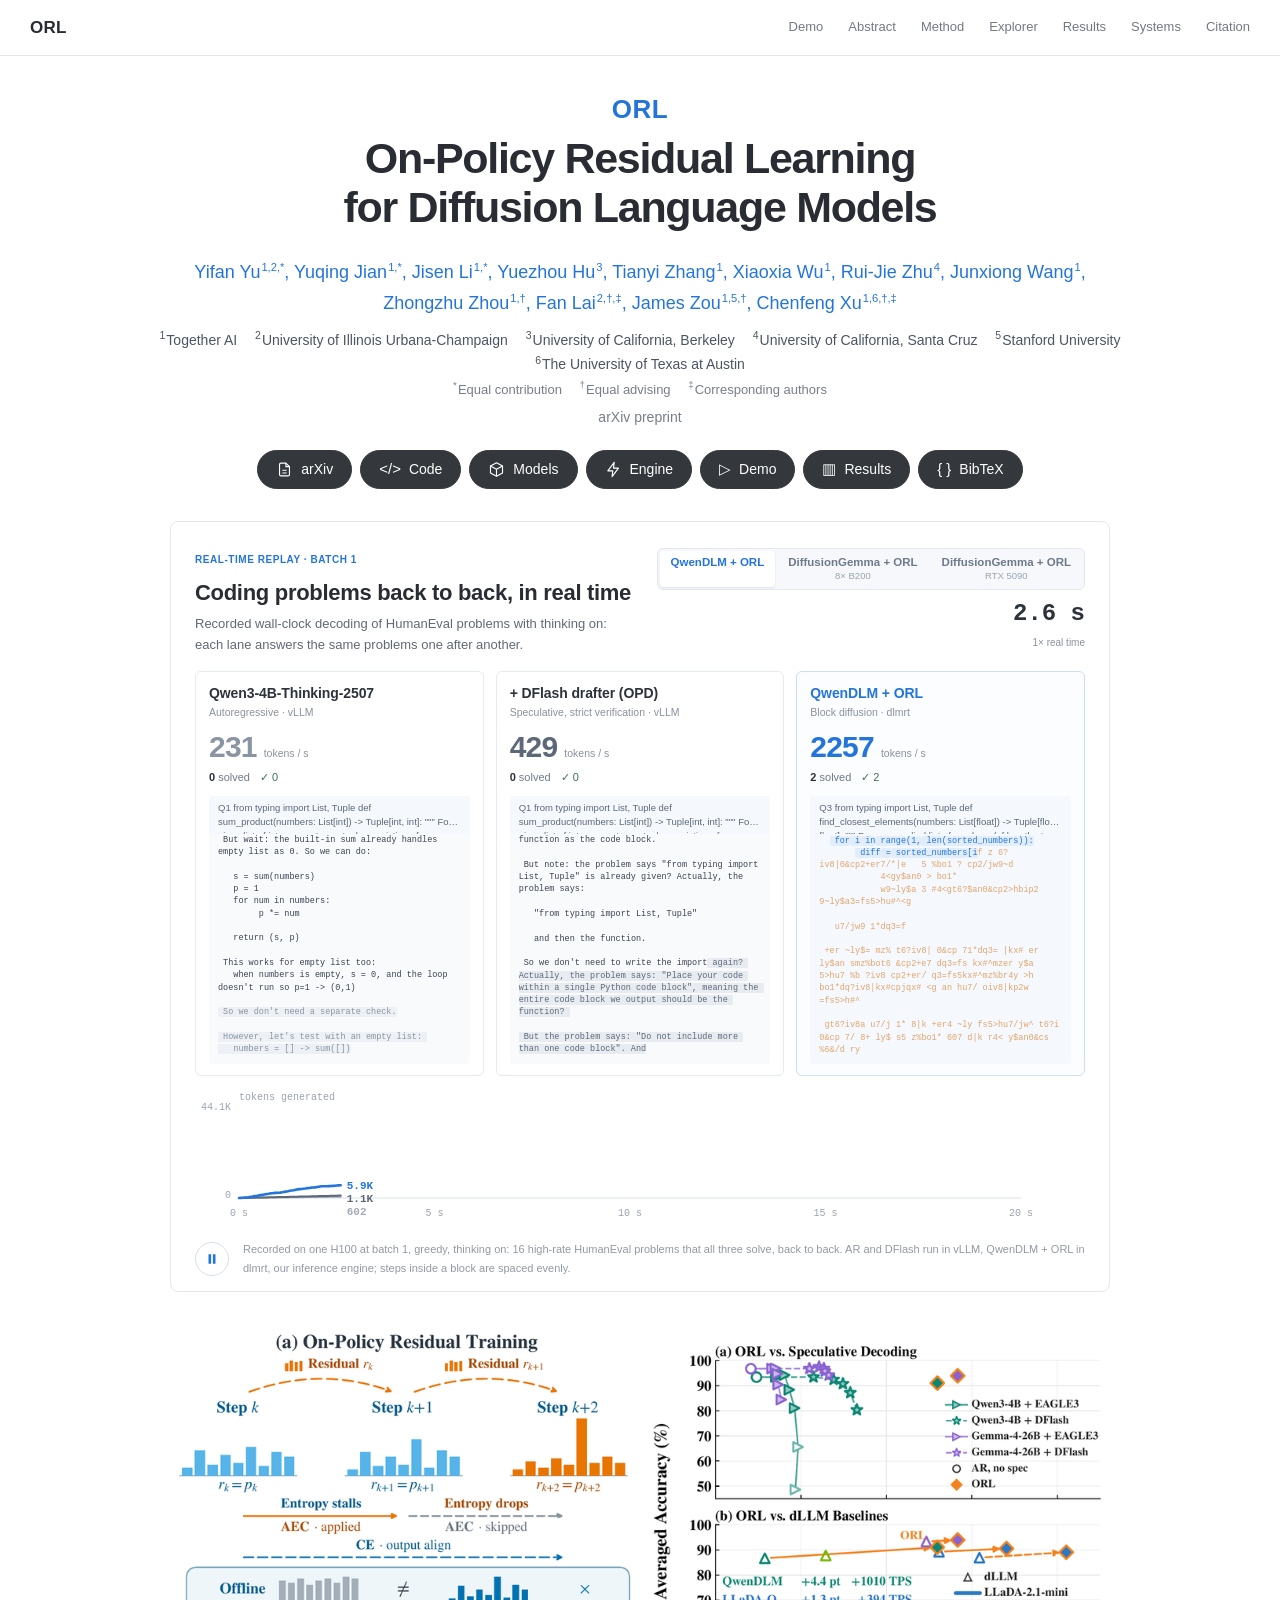
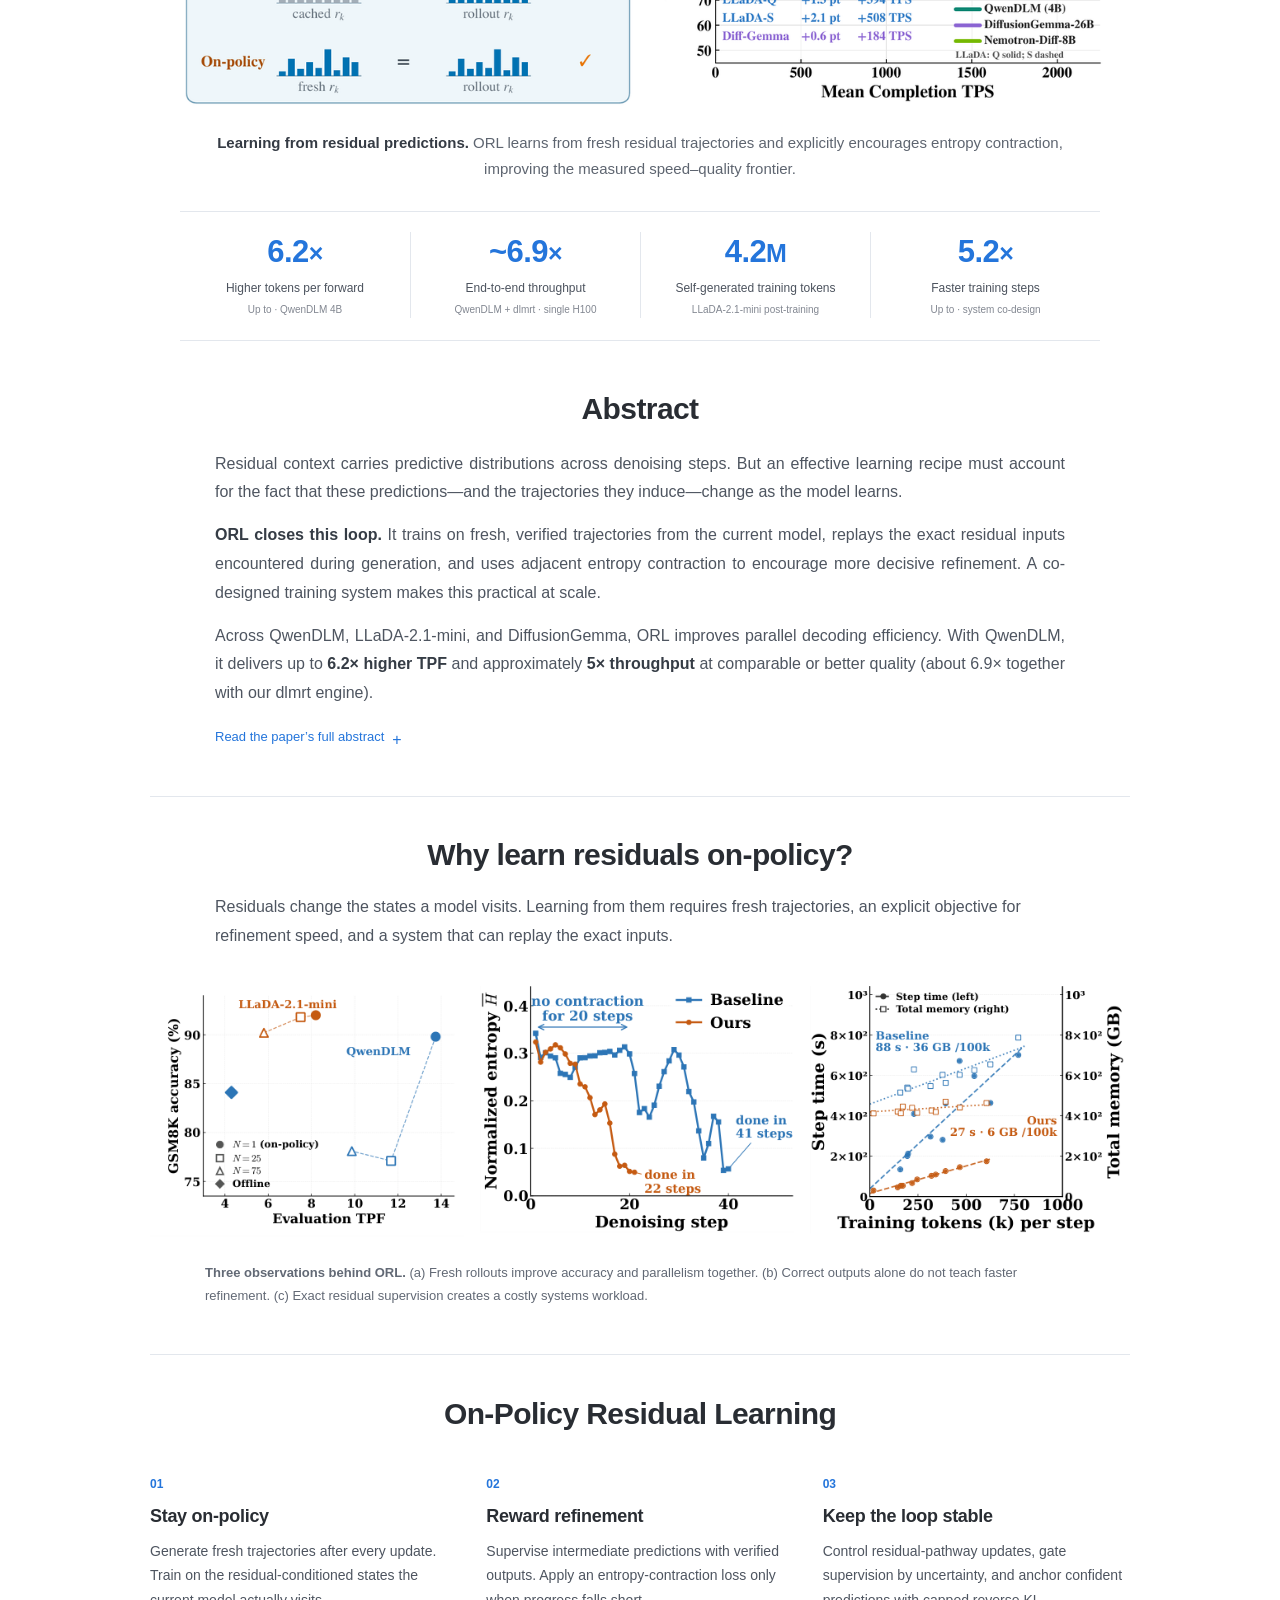
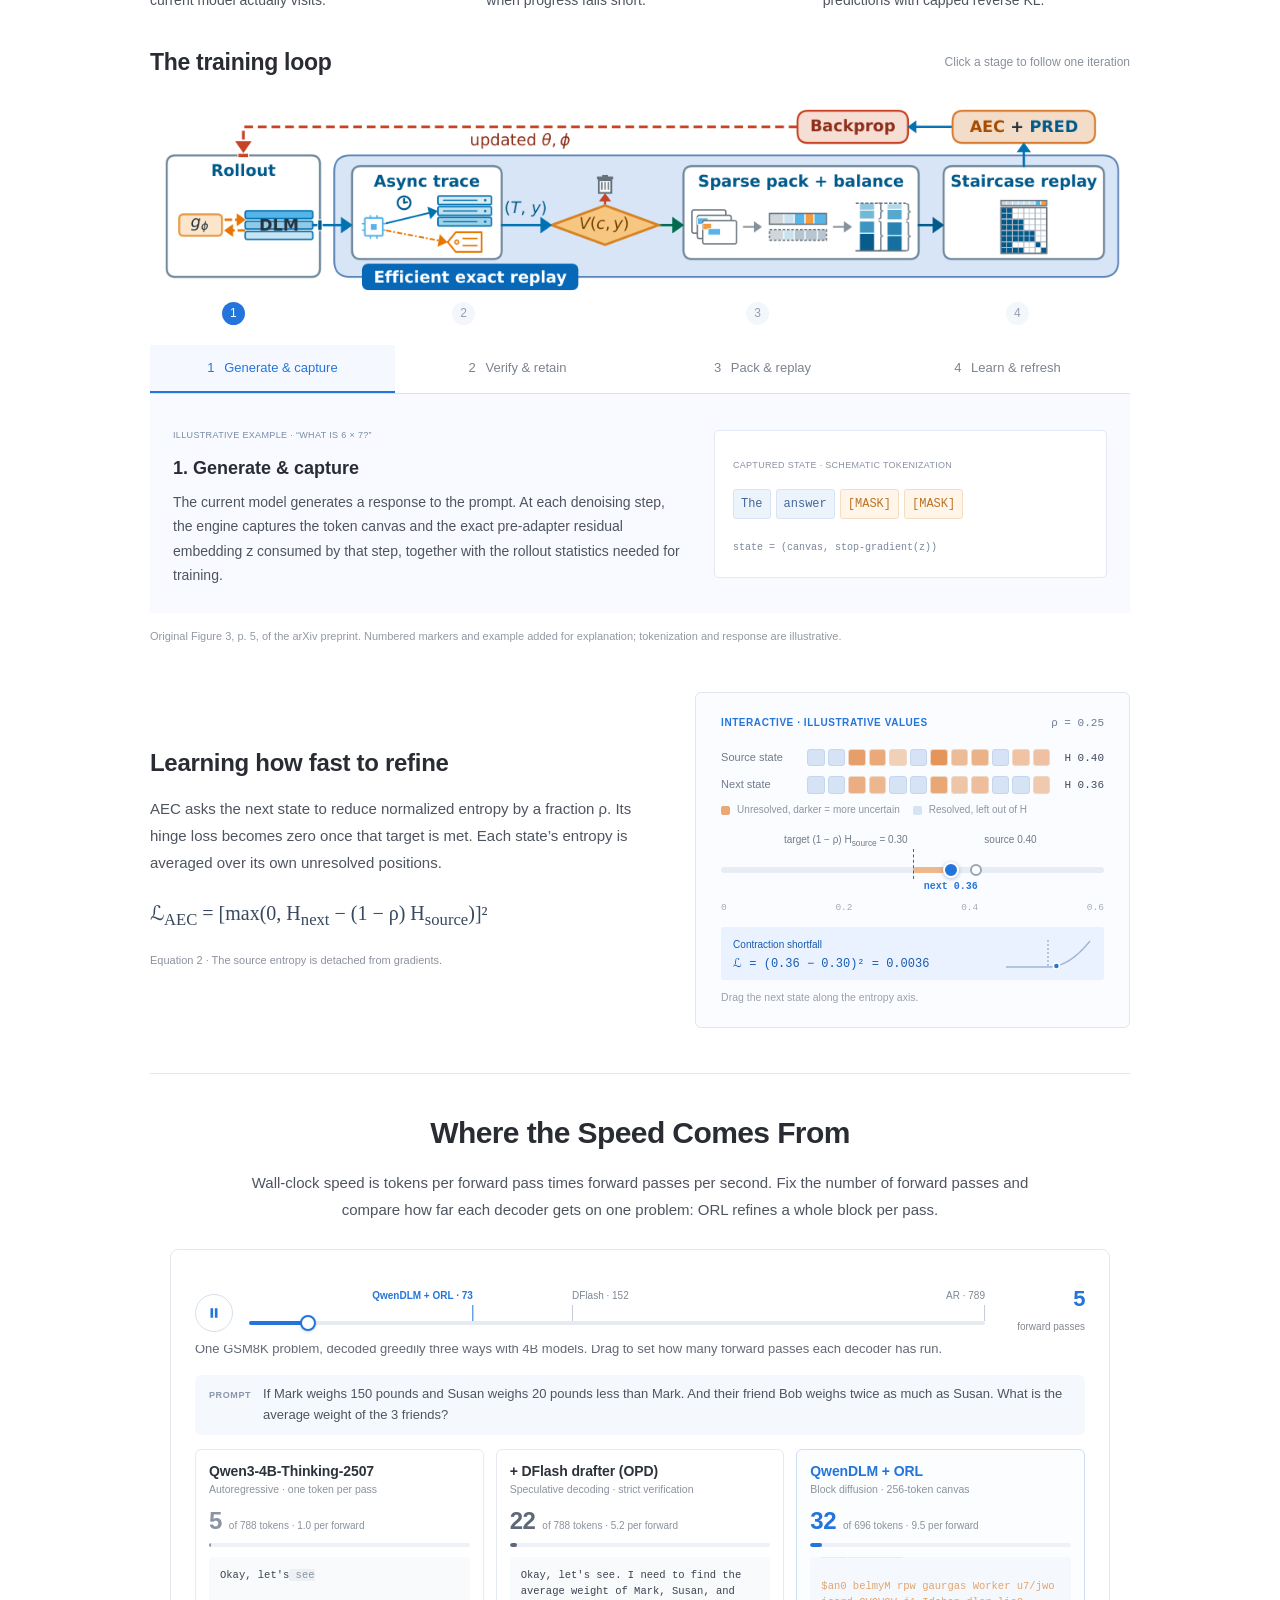
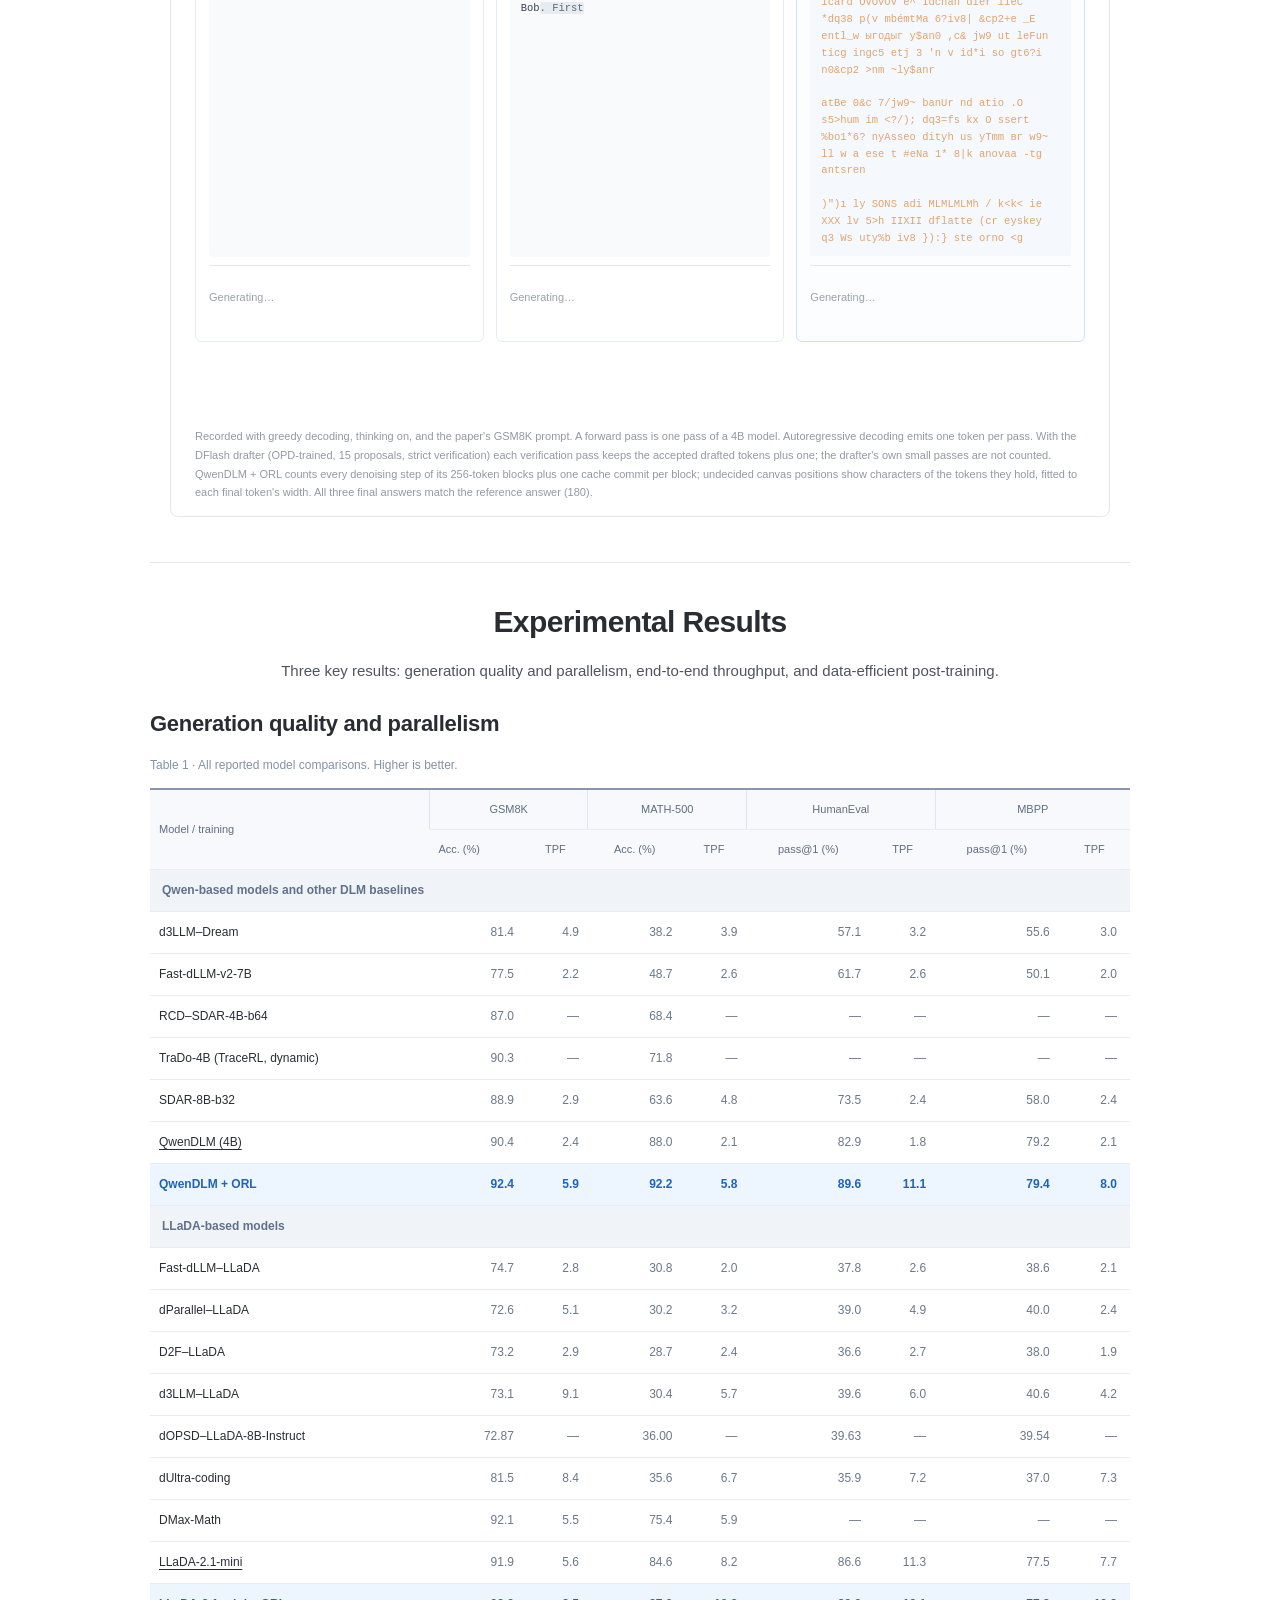
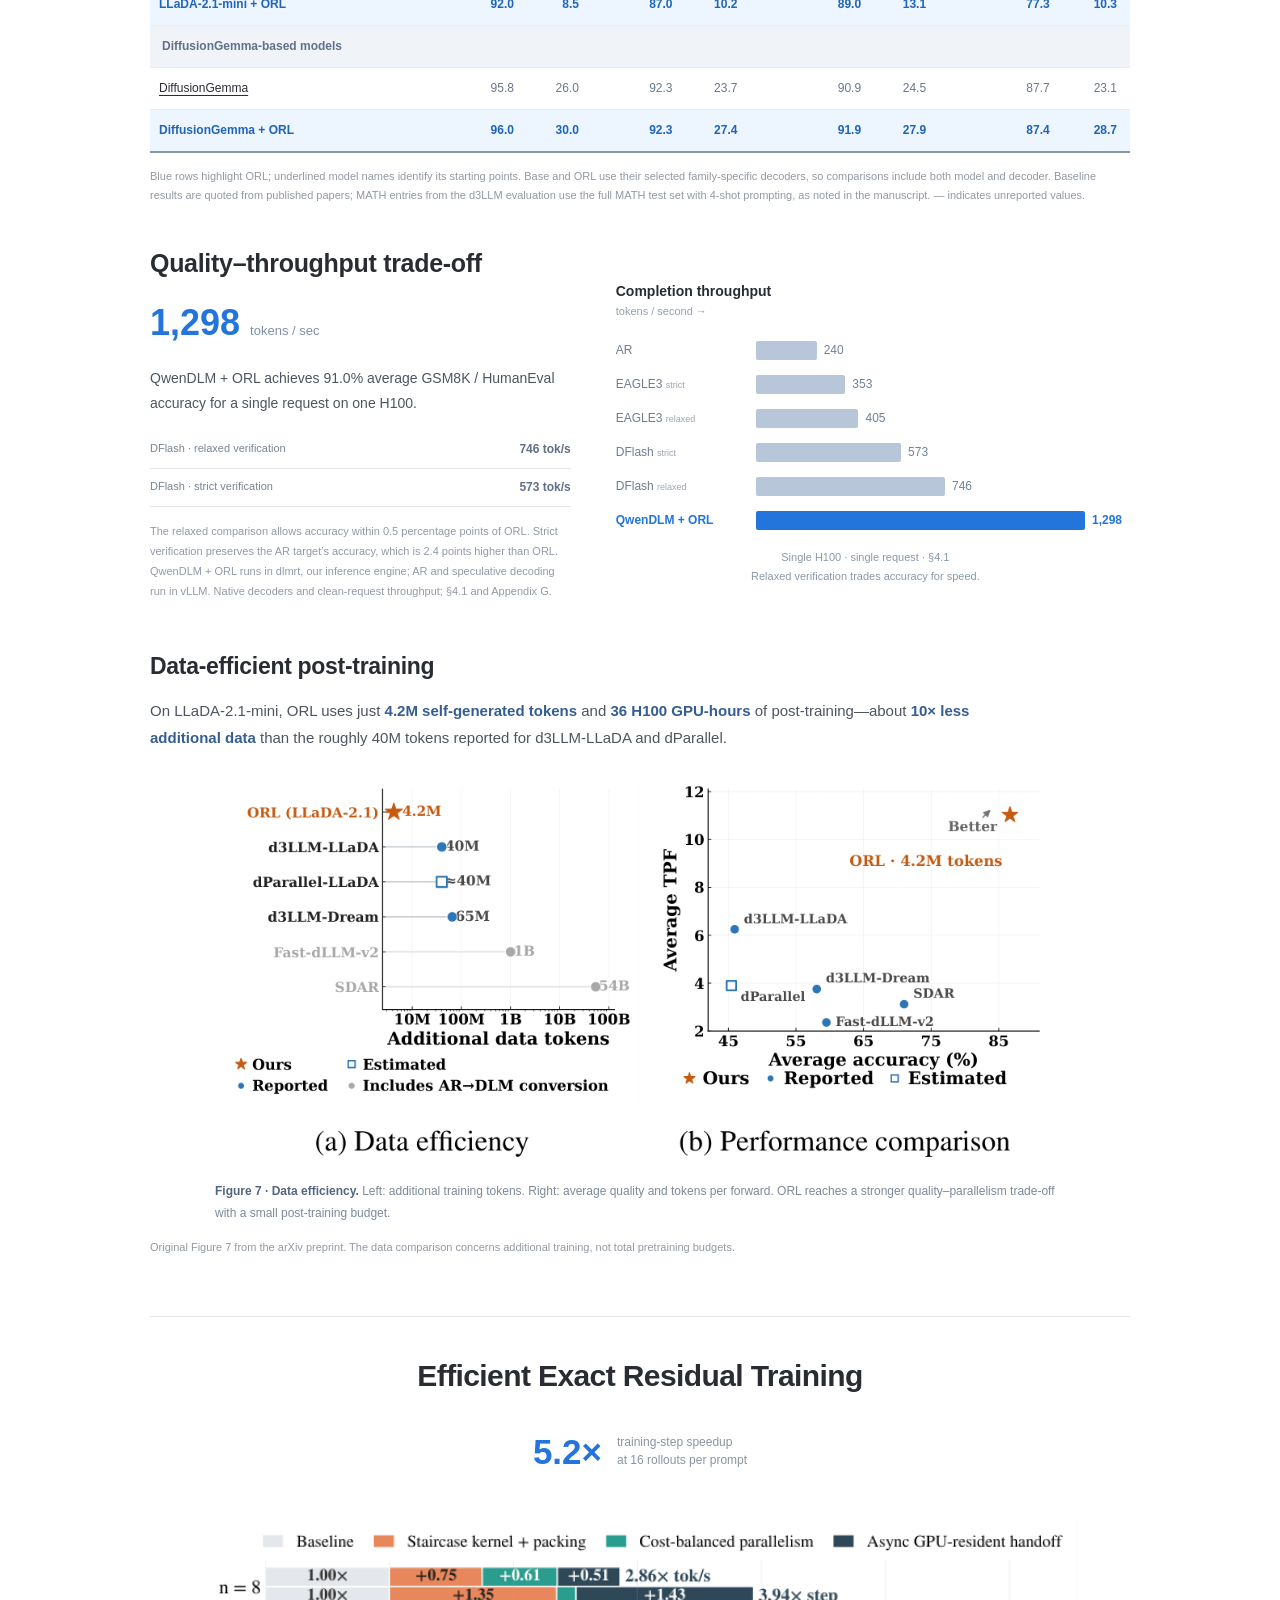
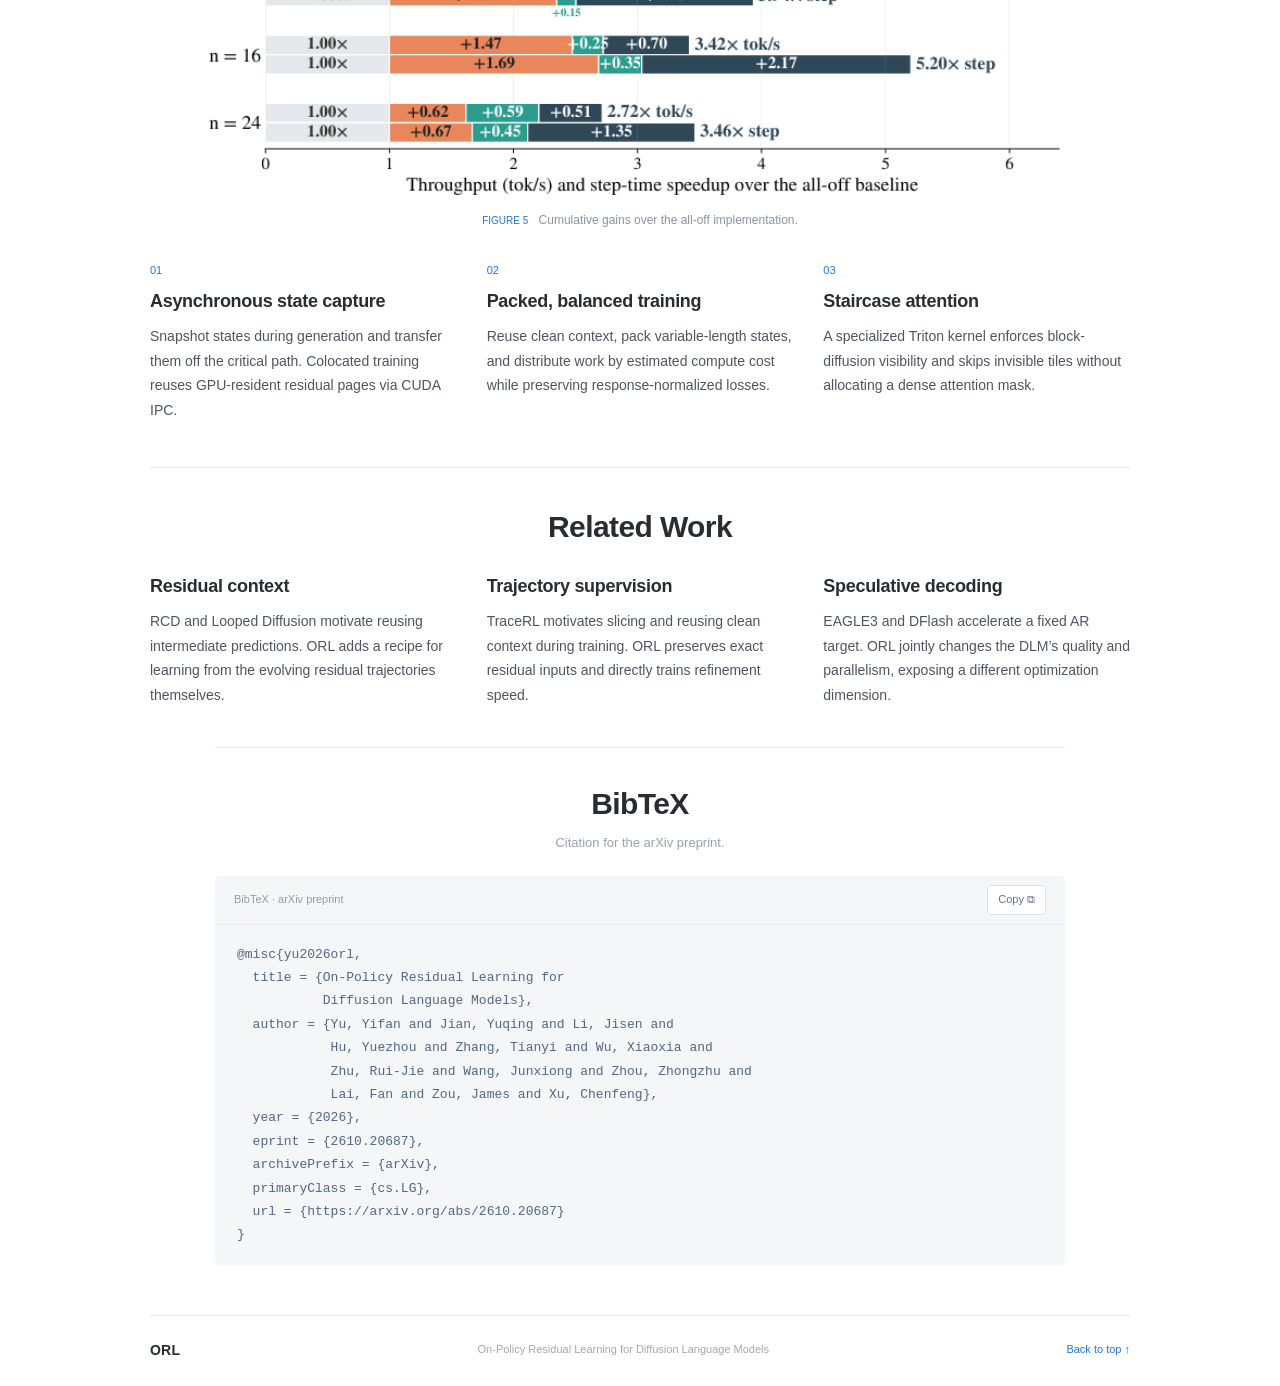
<file: index.html>
<!DOCTYPE html>

<html lang="en">
<head>
<meta charset="utf-8"/>
<meta content="width=device-width, initial-scale=1" name="viewport"/>
<meta content="#ffffff" name="theme-color"/>
<meta content="ORL: On-Policy Residual Learning for Diffusion Language Models. Learning to refine predictions for faster parallel generation." name="description"/>
<meta content="ORL · On-Policy Residual Learning for Diffusion Language Models" property="og:title"/>
<meta content="Learn from fresh residual trajectories. Refine with less uncertainty. Generate more tokens per forward." property="og:description"/>
<meta content="website" property="og:type"/>
<meta content="https://introspective-diffusion.github.io/orl-dlm/" property="og:url"/>
<meta content="https://introspective-diffusion.github.io/orl-dlm/assets/social-card.png" property="og:image"/>
<meta content="1200" property="og:image:width"/>
<meta content="630" property="og:image:height"/>
<meta content="summary_large_image" name="twitter:card"/>
<link href="https://introspective-diffusion.github.io/orl-dlm/" rel="canonical"/>
<script type="application/ld+json">{"@context":"https://schema.org","@type":"ScholarlyArticle","headline":"On-Policy Residual Learning for Diffusion Language Models","alternativeHeadline":"ORL","author":[{"@type":"Person","name":"Yifan Yu"},{"@type":"Person","name":"Yuqing Jian"},{"@type":"Person","name":"Jisen Li"},{"@type":"Person","name":"Yuezhou Hu"},{"@type":"Person","name":"Tianyi Zhang"},{"@type":"Person","name":"Xiaoxia Wu"},{"@type":"Person","name":"Rui-Jie Zhu"},{"@type":"Person","name":"Junxiong Wang"},{"@type":"Person","name":"Zhongzhu Zhou"},{"@type":"Person","name":"Fan Lai"},{"@type":"Person","name":"James Zou"},{"@type":"Person","name":"Chenfeng Xu"}],"datePublished":"2026-10-15","url":"https://introspective-diffusion.github.io/orl-dlm/","image":"https://introspective-diffusion.github.io/orl-dlm/assets/social-card.png","encoding":{"@type":"MediaObject","contentUrl":"https://arxiv.org/pdf/2610.20687","encodingFormat":"application/pdf"},"keywords":"diffusion language models, on-policy learning, residual learning, parallel decoding, block diffusion, dlmrt","sameAs":["https://arxiv.org/abs/2610.20687"]}</script>
<title>ORL — On-Policy Residual Learning for Diffusion Language Models</title>
<link href="assets/favicon.svg" rel="icon" type="image/svg+xml"/>
<link href="styles.css?v=20261101a" rel="stylesheet"/>
<script defer="" src="app.js?v=20261012"></script>
<script defer="" src="demo.js?v=20261005d"></script>
<script defer="" src="realtime.js?v=20261101a"></script>
</head>
<body>
<a class="skip-link" href="#main">Skip to content</a>
<header class="site-header">
<nav aria-label="Main navigation" class="nav-shell">
<a class="wordmark" href="#"> ORL</a>
<button aria-controls="nav-links" aria-expanded="false" aria-label="Open navigation" class="menu-toggle">Menu <span aria-hidden="true">☰</span></button>
<div class="nav-links" id="nav-links">
<a href="#demo">Demo</a><a href="#overview">Abstract</a><a href="#method">Method</a><a href="#explorer">Explorer</a><a href="#results">Results</a><a href="#systems">Systems</a><a href="#citation">Citation</a>
</div>

</nav>
</header>
<aside aria-label="On this page" class="page-outline"><span>ON THIS PAGE</span><a href="#project">Overview</a><a href="#demo">Demo</a><a href="#overview">Abstract</a><a href="#motivation">Motivation</a><a href="#method">Method</a><a href="#explorer">Explorer</a><a href="#results">Results</a><a href="#systems">Training system</a><a href="#citation">BibTeX</a></aside><main id="main">
<section aria-labelledby="paper-title" class="hero container" id="project">
<h1 id="paper-title"><span class="project-name">ORL</span><span class="title-line">On-Policy Residual Learning</span><span class="title-line">for Diffusion Language Models</span></h1>
<div class="authors"><span><a href="https://yifan1130.github.io/" target="_blank" rel="noopener">Yifan Yu</a><sup>1,2,*</sup></span>, <span><a href="https://jianyq.github.io/" target="_blank" rel="noopener">Yuqing Jian</a><sup>1,*</sup></span>, <span><a href="https://jisenli.me/" target="_blank" rel="noopener">Jisen Li</a><sup>1,*</sup></span>, <span><a href="https://yuezhouhu.github.io/" target="_blank" rel="noopener">Yuezhou Hu</a><sup>3</sup></span>, <span><a href="https://tonyzhang617.github.io/" target="_blank" rel="noopener">Tianyi Zhang</a><sup>1</sup></span>, <span><a href="https://xwushirley.github.io/" target="_blank" rel="noopener">Xiaoxia Wu</a><sup>1</sup></span>, <span><a href="https://ruijie-zhu.github.io/" target="_blank" rel="noopener">Rui-Jie Zhu</a><sup>4</sup></span>, <span><a href="https://jxiw.github.io/" target="_blank" rel="noopener">Junxiong Wang</a><sup>1</sup></span>, <span><a href="https://www.zhongzhuzhou.org/" target="_blank" rel="noopener">Zhongzhu Zhou</a><sup>1,†</sup></span>, <span><a href="https://www.fanlai.me/" target="_blank" rel="noopener">Fan Lai</a><sup>2,†,‡</sup></span>, <span><a href="https://www.james-zou.com/" target="_blank" rel="noopener">James Zou</a><sup>1,5,†</sup></span>, <span><a href="https://www.chenfengx.com/" target="_blank" rel="noopener">Chenfeng Xu</a><sup>1,6,†,‡</sup></span></div><p class="affiliations"><span><sup>1</sup>Together AI</span> <span><sup>2</sup>University of Illinois Urbana-Champaign</span> <span><sup>3</sup>University of California, Berkeley</span> <span><sup>4</sup>University of California, Santa Cruz</span> <span><sup>5</sup>Stanford University</span> <span><sup>6</sup>The University of Texas at Austin</span></p><p class="author-notes"><span><sup>*</sup>Equal contribution</span> <span><sup>†</sup>Equal advising</span> <span><sup>‡</sup>Corresponding authors</span></p><p class="venue">arXiv preprint</p>
<div class="hero-actions"><a class="button" href="https://arxiv.org/abs/2610.20687" target="_blank" rel="noopener"><svg aria-hidden="true" viewBox="0 0 24 24"><path d="M14 3H7a2 2 0 0 0-2 2v14a2 2 0 0 0 2 2h10a2 2 0 0 0 2-2V8z"></path><path d="M14 3v5h5M9 13h6M9 17h6"></path></svg> arXiv</a><a class="button" href="https://github.com/Introspective-Diffusion/ORL" target="_blank" rel="noopener"><span aria-hidden="true">&lt;/&gt;</span> Code</a><a class="button" href="https://huggingface.co/collections/yifanyu/orl-on-policy-residual-learning-for-diffusion-lms" target="_blank" rel="noopener"><svg aria-hidden="true" viewBox="0 0 24 24"><path d="M12 2.5 3.5 7v10l8.5 4.5 8.5-4.5V7z"></path><path d="M3.5 7 12 11.5 20.5 7M12 11.5v10"></path></svg> Models</a><a class="button" href="https://github.com/Introspective-Diffusion/DLMRT" target="_blank" rel="noopener"><svg aria-hidden="true" viewBox="0 0 24 24"><path d="M13 2 4 14h7l-1 8 9-12h-7l1-8z"></path></svg> Engine</a><a class="button secondary" href="#demo"><span aria-hidden="true">▷</span> Demo</a><a class="button secondary" href="#results"><span aria-hidden="true">▥</span> Results</a><a class="button secondary" href="#citation"><span aria-hidden="true">{ }</span> BibTeX</a></div>
<section aria-labelledby="rt-title" class="rt-demo" id="demo">
<div class="rt-head"><div><span class="demo-badge">REAL-TIME REPLAY · BATCH 1</span><h2 id="rt-title">Coding problems back to back, in real time</h2><p>Recorded wall-clock decoding of HumanEval problems with thinking on: each lane answers the same problems one after another.</p></div><div class="rt-side"><div aria-label="Model family" class="rt-flip" role="group"><button aria-pressed="true" data-face="qwen" type="button">QwenDLM + ORL</button><button aria-pressed="false" data-face="gemma" type="button">DiffusionGemma + ORL<small>8× B200</small></button><button aria-pressed="false" data-face="gemma5090" type="button">DiffusionGemma + ORL<small>RTX 5090</small></button></div><div class="rt-clock"><b id="rt-clock">0.0 s</b><small>1× real time</small></div></div></div>
<div class="rt-lanes" id="rt-lanes"></div>
<div class="rt-chart"><svg aria-label="Tokens generated over time by each decoder" id="rt-chart" preserveaspectratio="none" role="img" viewbox="0 0 900 132"></svg></div>
<div class="rt-foot"><button aria-label="Pause" class="race-play rt-play" id="rt-play" type="button"><svg aria-hidden="true" class="icon-play" viewbox="0 0 16 16"><path d="M4 2.5v11l9-5.5z"></path></svg><svg aria-hidden="true" class="icon-pause" viewbox="0 0 16 16"><path d="M4 2.5h3v11H4zM9 2.5h3v11H9z"></path></svg></button><p class="source-note rt-note" id="rt-note">Loading the recorded runs…</p></div>
<noscript><p class="noscript-note">Enable JavaScript to watch the recorded runs.</p></noscript>
</section>
<figure class="teaser-figure"><button aria-label="Enlarge Figure 1: ORL method and speed-quality frontier" class="figure-button" data-zoom="overview"><img alt="Paper Figure 1: fresh residual training and measured accuracy versus throughput for ORL, speculative decoding, and diffusion language model baselines." data-asset="overview" height="494" src="assets/overview.png?v=20261013" width="1197"/></button><figcaption><strong>Learning from residual predictions.</strong> ORL learns from fresh residual trajectories and explicitly encourages entropy contraction, improving the measured speed–quality frontier. </figcaption></figure><div aria-label="Key findings" class="metrics">
<div><div class="metric-value">6.2<span>×</span></div><p>Higher tokens per forward</p><small>Up to · QwenDLM 4B</small></div>
<div><div class="metric-value">~6.9<span>×</span></div><p>End-to-end throughput</p><small>QwenDLM + dlmrt · single H100</small></div>
<div><div class="metric-value">4.2<span>M</span></div><p>Self-generated training tokens</p><small>LLaDA-2.1-mini post-training</small></div>
<div><div class="metric-value">5.2<span>×</span></div><p>Faster training steps</p><small>Up to · system co-design</small></div>
</div>
</section>
<section aria-labelledby="overview-heading" class="container overview-section" id="overview">
<div class="abstract-layout"><div><h2 id="overview-heading">Abstract</h2></div><div class="abstract-copy"><p>Residual context carries predictive distributions across denoising steps. But an effective learning recipe must account for the fact that these predictions—and the trajectories they induce—change as the model learns.</p><p><strong>ORL closes this loop.</strong> It trains on fresh, verified trajectories from the current model, replays the exact residual inputs encountered during generation, and uses adjacent entropy contraction to encourage more decisive refinement. A co-designed training system makes this practical at scale.</p><p>Across QwenDLM, LLaDA-2.1-mini, and DiffusionGemma, ORL improves parallel decoding efficiency. With QwenDLM, it delivers up to <strong>6.2× higher TPF</strong> and approximately <strong>5× throughput</strong> at comparable or better quality (about 6.9× together with our dlmrt engine).</p><details class="abstract-detail"><summary>Read the paper’s full abstract <span aria-hidden="true">+</span></summary><p>Residual context is emerging as a key ingredient for unlocking the speed–quality Pareto frontier of diffusion language models (DLMs) by carrying forward predictive distributions across denoising steps. Yet turning this seemingly simple mechanism of computation recirculation into an effective and efficient learning paradigm is far from simple: there is no clear recipe for how residual context should be learned. We introduce ORL, a framework for on-policy residual learning in DLMs. Algorithmically, we identify that residual learning is inherently on-policy. ORL learns directly from these model-induced residual trajectories on the fly and introduces an entropy-contraction objective that encourages sharpening predictions as the model revisits its own intermediate predictions. System-wise, exact residual supervision requires capturing, retaining, and repeatedly processing many trajectory-dependent intermediate states. ORL co-designs the learning algorithm with asynchronous residual capture and transport, specialized block-diffusion attention, and packed compute-balanced training, making on-policy residual learning practical at scale. On a 4B DLM converted from Qwen3-4B, ORL improves tokens per forward (TPF) by up to 6.2× and, with our proposed dlmrt engine, end-to-end throughput by approximately 6.9× at comparable or better quality. In single-request serving on one H100, this model achieves a stronger speed–quality Pareto frontier than autoregressive models accelerated with EAGLE3 and DFlash speculative decoding under both strict and relaxed verification, running 1.74× faster than DFlash at matched accuracy. ORL also transfers to existing DLMs: on LLaDA-2.1-mini, 36 H100-hours and 4.2M self-generated tokens, about 10× less data than prior LLaDA recipes, yield up to 1.5× higher TPF and up to 3× higher throughput at comparable quality, and on DiffusionGemma, ORL raises TPF by 1.1–1.2×. With dlmrt and NVFP4 quantization, ORL models decode a single request at up to 5,046 tokens/s on one B200, 7,708 tokens/s on eight B200s, and 2,788 tokens/s on a consumer RTX 5090, with comparable quality.</p></details></div></div><div class="motivation-section" id="motivation"><h2>Why learn residuals on-policy?</h2><p class="section-intro">Residuals change the states a model visits. Learning from them requires fresh trajectories, an explicit objective for refinement speed, and a system that can replay the exact inputs.</p><figure class="wide-figure"><button aria-label="Enlarge Figure 2: three observations behind ORL" class="figure-button" data-zoom="motivation"><img alt="Figure 2: fresh trajectories improve accuracy and tokens per forward; entropy contraction cuts an example from 41 to 22 steps; exact training requires system optimizations." data-asset="motivation" height="318" loading="lazy" src="assets/motivation.png" width="1188"/></button><figcaption><strong>Three observations behind ORL.</strong> (a) Fresh rollouts improve accuracy and parallelism together. (b) Correct outputs alone do not teach faster refinement. (c) Exact residual supervision creates a costly systems workload. </figcaption></figure></div>
</section>
<section aria-labelledby="method-heading" class="section-tint" id="method"><div class="container section-inner">
<div class="section-heading"><div><h2 id="method-heading">On-Policy Residual Learning</h2></div></div>
<div class="principles"><article><span class="principle-number">01</span><h3>Stay on-policy</h3><p>Generate fresh trajectories after every update. Train on the residual-conditioned states the current model actually visits.</p></article><article><span class="principle-number">02</span><h3>Reward refinement</h3><p>Supervise intermediate predictions with verified outputs. Apply an entropy-contraction loss only when progress falls short.</p></article><article><span class="principle-number">03</span><h3>Keep the loop stable</h3><p>Control residual-pathway updates, gate supervision by uncertainty, and anchor confident predictions with capped reverse KL.</p></article></div>
<div class="workflow-card">
<div class="card-topline"><div><h3>The training loop</h3></div><span class="small-label">Click a stage to follow one iteration</span></div>
<div class="workflow-image-wrap"><button aria-label="Enlarge Figure 3: ORL training loop" class="figure-button" data-zoom="training-loop"><img alt="Paper Figure 3: residual-conditioned rollout, asynchronous state capture, verifier, sparse packing and cost balancing, staircase attention replay, and AEC plus prediction loss backpropagation." data-asset="training-loop" height="237" src="assets/training-loop.png" width="1188"/></button><div aria-hidden="true" class="workflow-markers"><span class="active">1</span><span>2</span><span>3</span><span>4</span></div></div>
<div aria-label="Training loop steps" class="step-tabs" role="tablist"><button aria-controls="step-panel" aria-selected="true" data-step="0" id="step-tab-0" role="tab"><span>1</span> Generate &amp; capture</button><button aria-controls="step-panel" aria-selected="false" data-step="1" id="step-tab-1" role="tab" tabindex="-1"><span>2</span> Verify &amp; retain</button><button aria-controls="step-panel" aria-selected="false" data-step="2" id="step-tab-2" role="tab" tabindex="-1"><span>3</span> Pack &amp; replay</button><button aria-controls="step-panel" aria-selected="false" data-step="3" id="step-tab-3" role="tab" tabindex="-1"><span>4</span> Learn &amp; refresh</button></div>
<div aria-labelledby="step-tab-0" class="step-panel" id="step-panel" role="tabpanel" tabindex="0"><div><span class="example-label">ILLUSTRATIVE EXAMPLE · “WHAT IS 6 × 7?”</span><h4 id="step-title">1. Generate &amp; capture</h4><p id="step-description">The current model generates a response to the prompt. At each denoising step, the engine captures the token canvas and the exact pre-adapter residual embedding z consumed by that step, together with the rollout statistics needed for training.</p></div><div class="state-example"><span id="state-label">CAPTURED STATE · SCHEMATIC TOKENIZATION</span><div class="tokens" id="state-tokens"><b>The</b><b>answer</b><i>[MASK]</i><i>[MASK]</i></div><code id="state-equation">state = (canvas, stop-gradient(z))</code></div></div>
<p class="source-note">Original Figure 3, p. 5, of the arXiv preprint. Numbered markers and example added for explanation; tokenization and response are illustrative. </p>
</div>
<div class="entropy-card"><div class="entropy-copy"><h3>Learning how fast to refine</h3><p>AEC asks the next state to reduce normalized entropy by a fraction ρ. Its hinge loss becomes zero once that target is met. Each state’s entropy is averaged over its own unresolved positions.</p><div class="equation">ℒ<sub>AEC</sub> = [max(0, H<sub>next</sub> − (1 − ρ) H<sub>source</sub>)]²</div><small>Equation 2 · The source entropy is detached from gradients.</small></div><div class="entropy-demo"><div class="aec-top"><span class="demo-badge">INTERACTIVE · ILLUSTRATIVE VALUES</span><span class="aec-rho">ρ = 0.25</span></div>
<div class="aec-states"><div class="aec-row"><span class="aec-name">Source state</span><div aria-hidden="true" class="aec-cells" id="aec-source"></div><b class="aec-h">H 0.40</b></div><div class="aec-row"><span class="aec-name">Next state</span><div aria-hidden="true" class="aec-cells" id="aec-next"></div><b class="aec-h" id="aec-next-h">H 0.36</b></div><p class="aec-caption"><i class="aec-key open"></i>Unresolved, darker = more uncertain <i class="aec-key done"></i>Resolved, left out of H</p></div>
<div class="aec-axis"><div aria-hidden="true" class="aec-track"><i class="aec-band" id="aec-band"></i></div><span aria-hidden="true" class="aec-mark aec-target"><em>target (1 − ρ) H<sub>source</sub> = 0.30</em></span><span aria-hidden="true" class="aec-mark aec-source"><em>source 0.40</em></span><span aria-hidden="true" class="aec-handle" id="aec-handle"><em id="aec-handle-label">next 0.36</em></span><div aria-hidden="true" class="aec-ticks"><span>0</span><span>0.2</span><span>0.4</span><span>0.6</span></div><input aria-label="Next-state entropy" id="next-entropy" max="60" min="0" step="1" type="range" value="36"/></div>
<div aria-live="polite" class="loss-readout aec-readout"><div><span id="loss-status">Contraction shortfall</span><strong id="loss-value">ℒ = (0.36 − 0.30)² = 0.0036</strong></div><svg aria-hidden="true" class="aec-curve" viewbox="0 0 88 32"><path id="aec-curve-path"></path><line id="aec-curve-target" y1="2" y2="30"></line><circle id="aec-dot" r="3"></circle></svg></div>
<p class="aec-hint">Drag the next state along the entropy axis.</p></div></div>
</div></section><section aria-labelledby="explorer-heading" class="container section-inner explorer-section" id="explorer"><div class="section-heading"><div><h2 id="explorer-heading">Where the Speed Comes From</h2></div><p class="results-intro">Wall-clock speed is tokens per forward pass times forward passes per second. Fix the number of forward passes and compare how far each decoder gets on one problem: ORL refines a whole block per pass.</p></div><section aria-labelledby="explorer-title" class="race-demo" id="explorer-demo">
<div class="race-head"><span class="demo-badge">INTERACTIVE · RECORDED GENERATIONS</span><h3 id="explorer-title">Same question, same forward-pass budget</h3><p>One GSM8K problem, decoded greedily three ways with 4B models. Drag to set how many forward passes each decoder has run.</p></div>
<p class="race-prompt"><span>PROMPT</span><span id="race-question">Loading the recorded generations…</span></p>
<div class="race-lanes" id="race-lanes"></div>
<div class="race-control">
<button aria-label="Play" class="race-play" id="race-play" type="button"><svg aria-hidden="true" class="icon-play" viewbox="0 0 16 16"><path d="M4 2.5v11l9-5.5z"></path></svg><svg aria-hidden="true" class="icon-pause" viewbox="0 0 16 16"><path d="M4 2.5h3v11H4zM9 2.5h3v11H9z"></path></svg></button>
<div class="race-track"><div aria-hidden="true" class="race-rail"><i id="race-fill"></i></div><div aria-hidden="true" class="race-marks" id="race-marks"></div><span aria-hidden="true" class="race-thumb" id="race-thumb"></span><input aria-label="Forward passes" id="race-slider" max="1000" min="0" step="1" type="range" value="0"/></div>
<div class="race-readout"><b id="race-forward">0</b><small>forward passes</small></div>
</div>
<p class="source-note race-note" id="race-note"></p>
<noscript><p class="noscript-note">Enable JavaScript to step through the recorded generations.</p></noscript>
</section></section>
<section aria-labelledby="results-heading" class="container section-inner" id="results">
<div class="section-heading"><div><h2 id="results-heading">Experimental Results</h2></div><p class="results-intro">Three key results: generation quality and parallelism, end-to-end throughput, and data-efficient post-training.</p></div><div class="main-results"><h3>Generation quality and parallelism</h3><div aria-label="Table 1, all model comparisons; scroll horizontally on small screens" class="table-scroll" role="region" tabindex="0"><table class="full-results-table"><caption>Table 1 · All reported model comparisons. Higher is better.</caption><thead><tr><th rowspan="2" scope="col">Model / training</th><th colspan="2" scope="colgroup">GSM8K</th><th colspan="2" scope="colgroup">MATH-500</th><th colspan="2" scope="colgroup">HumanEval</th><th colspan="2" scope="colgroup">MBPP</th></tr><tr><th scope="col">Acc. (%)</th><th scope="col">TPF</th><th scope="col">Acc. (%)</th><th scope="col">TPF</th><th scope="col">pass@1 (%)</th><th scope="col">TPF</th><th scope="col">pass@1 (%)</th><th scope="col">TPF</th></tr></thead><tbody><tr class="model-group"><th colspan="9" scope="rowgroup">Qwen-based models and other DLM baselines</th></tr><tr class=""><th scope="row">d3LLM–Dream</th><td>81.4</td><td>4.9</td><td>38.2</td><td>3.9</td><td>57.1</td><td>3.2</td><td>55.6</td><td>3.0</td></tr><tr class=""><th scope="row">Fast-dLLM-v2-7B</th><td>77.5</td><td>2.2</td><td>48.7</td><td>2.6</td><td>61.7</td><td>2.6</td><td>50.1</td><td>2.0</td></tr><tr class=""><th scope="row">RCD–SDAR-4B-b64</th><td>87.0</td><td>—</td><td>68.4</td><td>—</td><td>—</td><td>—</td><td>—</td><td>—</td></tr><tr class=""><th scope="row">TraDo-4B (TraceRL, dynamic)</th><td>90.3</td><td>—</td><td>71.8</td><td>—</td><td>—</td><td>—</td><td>—</td><td>—</td></tr><tr class=""><th scope="row">SDAR-8B-b32</th><td>88.9</td><td>2.9</td><td>63.6</td><td>4.8</td><td>73.5</td><td>2.4</td><td>58.0</td><td>2.4</td></tr><tr class="starting-point"><th scope="row">QwenDLM (4B)</th><td>90.4</td><td>2.4</td><td>88.0</td><td>2.1</td><td>82.9</td><td>1.8</td><td>79.2</td><td>2.1</td></tr><tr class="orl-result"><th scope="row">QwenDLM + ORL</th><td>92.4</td><td>5.9</td><td>92.2</td><td>5.8</td><td>89.6</td><td>11.1</td><td>79.4</td><td>8.0</td></tr><tr class="model-group"><th colspan="9" scope="rowgroup">LLaDA-based models</th></tr><tr class=""><th scope="row">Fast-dLLM–LLaDA</th><td>74.7</td><td>2.8</td><td>30.8</td><td>2.0</td><td>37.8</td><td>2.6</td><td>38.6</td><td>2.1</td></tr><tr class=""><th scope="row">dParallel–LLaDA</th><td>72.6</td><td>5.1</td><td>30.2</td><td>3.2</td><td>39.0</td><td>4.9</td><td>40.0</td><td>2.4</td></tr><tr class=""><th scope="row">D2F–LLaDA</th><td>73.2</td><td>2.9</td><td>28.7</td><td>2.4</td><td>36.6</td><td>2.7</td><td>38.0</td><td>1.9</td></tr><tr class=""><th scope="row">d3LLM–LLaDA</th><td>73.1</td><td>9.1</td><td>30.4</td><td>5.7</td><td>39.6</td><td>6.0</td><td>40.6</td><td>4.2</td></tr><tr class=""><th scope="row">dOPSD–LLaDA-8B-Instruct</th><td>72.87</td><td>—</td><td>36.00</td><td>—</td><td>39.63</td><td>—</td><td>39.54</td><td>—</td></tr><tr class=""><th scope="row">dUltra-coding</th><td>81.5</td><td>8.4</td><td>35.6</td><td>6.7</td><td>35.9</td><td>7.2</td><td>37.0</td><td>7.3</td></tr><tr class=""><th scope="row">DMax-Math</th><td>92.1</td><td>5.5</td><td>75.4</td><td>5.9</td><td>—</td><td>—</td><td>—</td><td>—</td></tr><tr class="starting-point"><th scope="row">LLaDA-2.1-mini</th><td>91.9</td><td>5.6</td><td>84.6</td><td>8.2</td><td>86.6</td><td>11.3</td><td>77.5</td><td>7.7</td></tr><tr class="orl-result"><th scope="row">LLaDA-2.1-mini + ORL</th><td>92.0</td><td>8.5</td><td>87.0</td><td>10.2</td><td>89.0</td><td>13.1</td><td>77.3</td><td>10.3</td></tr><tr class="model-group"><th colspan="9" scope="rowgroup">DiffusionGemma-based models</th></tr><tr class="starting-point"><th scope="row">DiffusionGemma</th><td>95.8</td><td>26.0</td><td>92.3</td><td>23.7</td><td>90.9</td><td>24.5</td><td>87.7</td><td>23.1</td></tr><tr class="orl-result"><th scope="row">DiffusionGemma + ORL</th><td>96.0</td><td>30.0</td><td>92.3</td><td>27.4</td><td>91.9</td><td>27.9</td><td>87.4</td><td>28.7</td></tr></tbody></table></div><p class="source-note">Blue rows highlight ORL; underlined model names identify its starting points. Base and ORL use their selected family-specific decoders, so comparisons include both model and decoder. Baseline results are quoted from published papers; MATH entries from the d3LLM evaluation use the full MATH test set with 4-shot prompting, as noted in the manuscript. — indicates unreported values. </p></div>
<div class="frontier-grid"><div class="frontier-copy"><h3>Quality–throughput trade-off</h3><div class="throughput-number">1,298 <span>tokens / sec</span></div><p>QwenDLM + ORL achieves 91.0% average GSM8K / HumanEval accuracy for a single request on one H100.</p><div class="comparison-line"><span>DFlash · relaxed verification</span><strong>746 tok/s</strong></div><div class="comparison-line"><span>DFlash · strict verification</span><strong>573 tok/s</strong></div><p class="fine-print">The relaxed comparison allows accuracy within 0.5 percentage points of ORL. Strict verification preserves the AR target’s accuracy, which is 2.4 points higher than ORL. QwenDLM + ORL runs in dlmrt, our inference engine; AR and speculative decoding run in vLLM. Native decoders and clean-request throughput; §4.1 and Appendix G.</p></div><div aria-label="Measured single-request completion throughput on one H100: AR 240, strict EAGLE3 353, relaxed EAGLE3 405, strict DFlash 573, relaxed DFlash 746, QwenDLM plus ORL 1,298 tokens per second. Accuracy varies as described in the adjacent text." class="throughput-plot" role="img"><h4>Completion throughput <span>tokens / second →</span></h4><div class="throughput-row"><span>AR</span><div><i style="--width:18.49%"></i><b>240</b></div></div><div class="throughput-row"><span>EAGLE3 <small>strict</small></span><div><i style="--width:27.20%"></i><b>353</b></div></div><div class="throughput-row"><span>EAGLE3 <small>relaxed</small></span><div><i style="--width:31.20%"></i><b>405</b></div></div><div class="throughput-row"><span>DFlash <small>strict</small></span><div><i style="--width:44.14%"></i><b>573</b></div></div><div class="throughput-row"><span>DFlash <small>relaxed</small></span><div><i style="--width:57.47%"></i><b>746</b></div></div><div class="throughput-row ours"><span>QwenDLM + ORL</span><div><i style="--width:100%"></i><b>1,298</b></div></div><p>Single H100 · single request · §4.1<br/>Relaxed verification trades accuracy for speed.</p></div></div>
<div class="result-analysis" id="data-efficiency"><h3>Data-efficient post-training</h3><p class="data-efficiency-summary">On LLaDA-2.1-mini, ORL uses just <strong>4.2M self-generated tokens</strong> and <strong>36 H100 GPU-hours</strong> of post-training—about <strong>10× less additional data</strong> than the roughly 40M tokens reported for d3LLM-LLaDA and dParallel.</p><div class="analysis-figures"><figure><button aria-label="Enlarge Figure 7: post-training data efficiency" class="figure-button" data-zoom="data-efficiency"><img alt="Figure 7 compares added training tokens and the accuracy–TPF trade-off. ORL on LLaDA uses 4.2 million tokens versus about 40 million for d3LLM-LLaDA and dParallel." data-asset="data-efficiency" height="480" loading="lazy" src="assets/data-efficiency.png" width="1052"/></button><figcaption><strong>Figure 7 · Data efficiency.</strong> Left: additional training tokens. Right: average quality and tokens per forward. ORL reaches a stronger quality–parallelism trade-off with a small post-training budget.</figcaption></figure></div><p class="source-note">Original Figure 7 from the arXiv preprint. The data comparison concerns additional training, not total pretraining budgets. </p></div>
</section>
<section aria-labelledby="systems-heading" class="section-tint" id="systems"><div class="container section-inner"><div class="section-heading"><div><h2 id="systems-heading">Efficient Exact Residual Training</h2></div></div><div class="system-grid"><figure class="paper-figure systems-figure"><div class="figure-stat"><strong>5.2×</strong><span>training-step speedup<br/>at 16 rollouts per prompt</span></div><button aria-label="Enlarge Figure 5: cumulative system speedups" class="figure-button" data-zoom="systems"><img alt="Figure 5 shows cumulative throughput and training-step speedups from staircase attention and packing, cost balancing, and asynchronous GPU handoff, at 8, 16, and 24 rollouts." data-asset="systems" height="273" loading="lazy" src="assets/systems.png" width="810"/></button><figcaption><span>FIGURE 5</span> Cumulative gains over the all-off implementation.</figcaption></figure><div class="system-list"><article><span>01</span><div><h3>Asynchronous state capture</h3><p>Snapshot states during generation and transfer them off the critical path. Colocated training reuses GPU-resident residual pages via CUDA IPC.</p></div></article><article><span>02</span><div><h3>Packed, balanced training</h3><p>Reuse clean context, pack variable-length states, and distribute work by estimated compute cost while preserving response-normalized losses.</p></div></article><article><span>03</span><div><h3>Staircase attention</h3><p>A specialized Triton kernel enforces block-diffusion visibility and skips invisible tiles without allocating a dense attention mask.</p></div></article></div></div></div></section>
<section aria-labelledby="related-heading" class="container related-section"><div><h2 id="related-heading">Related Work</h2></div><div class="related-grid"><article><h3>Residual context</h3><p>RCD and Looped Diffusion motivate reusing intermediate predictions. ORL adds a recipe for learning from the evolving residual trajectories themselves.</p></article><article><h3>Trajectory supervision</h3><p>TraceRL motivates slicing and reusing clean context during training. ORL preserves exact residual inputs and directly trains refinement speed.</p></article><article><h3>Speculative decoding</h3><p>EAGLE3 and DFlash accelerate a fixed AR target. ORL jointly changes the DLM’s quality and parallelism, exposing a different optimization dimension.</p></article></div></section>
<section aria-labelledby="citation-heading" class="container citation-section" id="citation"><div class="citation-copy"><h2 id="citation-heading">BibTeX</h2><p>Citation for the arXiv preprint.</p></div><div class="citation-code"><div class="code-topline"><span>BibTeX · arXiv preprint</span><button id="copy-citation" type="button">Copy <span aria-hidden="true">⧉</span></button></div><pre><code id="bibtex">@misc{yu2026orl,
  title = {On-Policy Residual Learning for
           Diffusion Language Models},
  author = {Yu, Yifan and Jian, Yuqing and Li, Jisen and
            Hu, Yuezhou and Zhang, Tianyi and Wu, Xiaoxia and
            Zhu, Rui-Jie and Wang, Junxiong and Zhou, Zhongzhu and
            Lai, Fan and Zou, James and Xu, Chenfeng},
  year = {2026},
  eprint = {2610.20687},
  archivePrefix = {arXiv},
  primaryClass = {cs.LG},
  url = {https://arxiv.org/abs/2610.20687}
}</code></pre><span class="sr-only" id="copy-status" role="status"></span></div></section>
</main>
<footer class="container"><a class="wordmark" href="#"> ORL</a><p>On-Policy Residual Learning for Diffusion Language Models</p><a href="#main">Back to top ↑</a></footer>
<dialog aria-labelledby="dialog-caption" id="figure-dialog"><div class="dialog-topline"><span id="dialog-caption">Paper figure</span><button aria-label="Close figure" id="close-dialog">Close ×</button></div><img alt="" id="dialog-image"/></dialog>
</body>
</html>
</file>
<file: styles.css>
:root{--ink:#292d33;--muted:#626975;--blue:#2475db;--blue-dark:#185bb0;--line:#e3e7ed;--soft:#f5f8fc;--orange:#df7b30;--mono:ui-monospace,SFMono-Regular,Consolas,monospace}
*{box-sizing:border-box}html{scroll-behavior:smooth;scroll-padding-top:85px}body{margin:0;background:#fff;color:var(--ink);font-family:Arial,Helvetica,sans-serif;font-size:16px;line-height:1.75;-webkit-font-smoothing:antialiased}h1,h2,h3,h4,p,figure{margin:0}h1,h2,h3,h4{line-height:1.25}h2{font-size:30px;font-weight:600;letter-spacing:-.6px}h3{font-size:21px;font-weight:600;letter-spacing:-.3px}p{color:#4e5560}a{color:var(--blue);text-decoration:none}a:hover{color:var(--blue-dark)}button,input{font:inherit}button{cursor:pointer;color:inherit}button:focus-visible,a:focus-visible,input:focus-visible,summary:focus-visible,[tabindex="0"]:focus-visible{outline:3px solid #629bec;outline-offset:4px}img{display:block;max-width:100%;height:auto}.container{width:min(980px,calc(100% - 48px));margin-inline:auto}.site-header{position:sticky;top:0;z-index:30;background:#fffffff5;border-bottom:1px solid var(--line);backdrop-filter:blur(8px)}.nav-shell{height:55px;display:flex;align-items:center;gap:30px;padding:0 30px}.wordmark{font-size:17px;font-weight:700;letter-spacing:.2px;color:#272b32}.nav-links{display:flex;gap:25px;margin-left:auto}.nav-links a,.nav-paper{font-size:13px;color:#737983}.nav-links a:hover,.nav-links a.active{color:var(--blue)}.nav-paper{color:var(--blue)}.menu-toggle{display:none}.page-outline{position:fixed;top:105px;left:max(24px,calc(50% - 665px));display:flex;flex-direction:column;width:135px;gap:8px}.page-outline>span{font-size:10px;font-weight:700;letter-spacing:1px;color:#8a8f97;margin-bottom:9px}.page-outline a{font-size:12px;line-height:1.7;padding-left:11px;color:#858a92;border-left:2px solid transparent}.page-outline a:hover,.page-outline a.active{color:var(--blue);border-left-color:var(--blue)}.hero{text-align:center;padding-top:39px}.project-name{display:block;color:var(--blue);font-size:26px;font-weight:700;letter-spacing:.5px;margin-bottom:9px}.title-line{display:block}h1{font-size:43px;line-height:1.15;font-weight:650;letter-spacing:-1.3px}.authors{font-size:18px;color:var(--blue);margin-top:24px}.venue{color:#777e88;font-size:14px;margin-top:3px}.authors span{white-space:nowrap}.authors sup{font-size:.62em;line-height:0;margin-left:1px}.affiliations{color:#4b5563;font-size:14px;margin-top:8px}.author-notes{color:#777e88;font-size:13px;margin-top:2px}.affiliations span,.author-notes span{white-space:nowrap;margin:0 7px}.affiliations sup,.author-notes sup{font-size:.75em;line-height:0;margin-right:1px}.hero-actions{display:flex;justify-content:center;gap:8px;flex-wrap:wrap;margin-top:21px}.button{display:inline-flex;gap:8px;align-items:center;justify-content:center;min-height:39px;padding:7px 18px;border-radius:22px;font-size:14px;line-height:1.5;border:1px solid #34383d;background:#34383d;color:white;transition:background .15s}.button:hover{background:#515964;border-color:#515964;color:white}.button.primary{background:var(--blue);border-color:var(--blue)}.button.primary:hover{background:var(--blue-dark)}.button svg{width:17px;height:17px;fill:none;stroke:currentColor;stroke-width:1.6;stroke-linejoin:round}.button>span{font-size:15px}.teaser-figure{margin:33px auto 0;width:100%;max-width:940px}.figure-button{display:block;padding:0;border:0;background:white;width:100%;cursor:zoom-in}.figure-button img{width:100%}.teaser-figure figcaption{max-width:880px;text-align:center;font-size:15px;line-height:1.7;color:#5e6570;margin:17px auto 0}.teaser-figure figcaption a{font-size:12px;white-space:nowrap}.teaser-figure figcaption strong{color:#353b44}.metrics{display:grid;grid-template-columns:repeat(4,1fr);margin:30px auto 0;padding:20px 0 22px;border-block:1px solid var(--line);max-width:920px}.metrics>div+div{border-left:1px solid var(--line)}.metric-value{font-size:31px;line-height:1.3;font-weight:600;color:var(--blue);letter-spacing:-.6px}.metric-value span{font-size:25px}.metrics p{font-size:12px;color:#4c535e;margin-top:5px}.metrics small{font-size:10px;color:#828791;display:block;margin-top:2px}.abstract-layout{max-width:850px;margin:0 auto;padding:49px 0 42px}.abstract-layout h2{text-align:center;margin-bottom:22px}.abstract-copy p{font-size:16px;line-height:1.8;margin-bottom:14px;text-align:justify}.abstract-copy strong{font-weight:600;color:#353c45}.abstract-detail{margin-top:18px}.abstract-detail summary{font-size:13px;color:var(--blue);cursor:pointer;list-style:none;display:flex;gap:8px}.abstract-detail summary::-webkit-details-marker{display:none}.abstract-detail summary span{font-size:16px}.abstract-detail p{margin-top:20px;font-size:15px}.motivation-section{padding:39px 0 46px;border-top:1px solid var(--line)}.motivation-section h2{text-align:center}.section-intro{font-size:16px;margin:20px auto 30px;max-width:850px;line-height:1.8}.wide-figure{margin:0 auto}.wide-figure figcaption{font-size:13px;line-height:1.75;color:var(--muted);max-width:870px;margin:19px auto 0}.wide-figure figcaption a{white-space:nowrap}.section-tint{background:#fff}.section-inner{padding-top:40px;padding-bottom:45px;border-top:1px solid var(--line)}.section-heading{text-align:center;margin-bottom:26px}.principles{display:grid;grid-template-columns:repeat(3,1fr);gap:29px;margin:30px 0 36px}.principles article{position:relative;padding-top:7px}.principle-number{font-size:12px;font-weight:600;color:var(--blue);display:inline-block;margin-bottom:10px}.principles h3{font-size:18px;margin-bottom:11px}.principles p{font-size:14px;line-height:1.75}.workflow-card{margin-top:10px}.card-topline{display:flex;justify-content:space-between;align-items:center;gap:15px;margin-bottom:22px}.card-topline h3{font-size:23px}.small-label{font-size:12px;color:#89919c}.workflow-image-wrap{margin:0 0 20px}.workflow-markers{display:grid;grid-template-columns:17% 30% 30% 23%;justify-items:center;margin-top:7px}.workflow-markers span{border-radius:50%;width:23px;height:23px;font-size:12px;display:grid;place-items:center;color:#93a0b1;background:#f3f6fa}.workflow-markers span.active{color:#fff;background:var(--blue)}.step-tabs{display:grid;grid-template-columns:repeat(4,1fr);border-bottom:1px solid #dbe2ec}.step-tabs button{border:0;border-bottom:2px solid transparent;background:white;padding:12px 7px;color:#7b8390;font-size:13px}.step-tabs button span{margin-right:6px}.step-tabs button[aria-selected="true"]{color:var(--blue);border-bottom-color:var(--blue);background:#f5f9ff}.step-panel{display:grid;grid-template-columns:1.3fr 1fr;gap:30px;padding:25px 23px;background:#f8faff;min-height:218px}.example-label{font-size:9px;letter-spacing:.35px;color:#798ba4}.step-panel h4{font-size:18px;margin:10px 0}.step-panel p{font-size:14px;line-height:1.75}.state-example{align-self:center;padding:18px;background:#fff;border:1px solid #e3eaf5;border-radius:5px;min-width:0}.state-example>span{font-size:9px;letter-spacing:.3px;color:#8892a2}.tokens{display:flex;flex-wrap:wrap;gap:5px;margin:12px 0}.tokens b,.tokens i{font:12px var(--mono);padding:7px;background:#edf3fb;border:1px solid #d8e4f4;border-radius:3px;color:#42679a}.tokens i{background:#fff5e9;color:#bd7326;border-color:#f4ddc0}.state-example code{font:10px/1.6 var(--mono);color:#7a879a;overflow-wrap:anywhere}.source-note{font-size:11px;color:#9299a4;line-height:1.7;padding:14px 0}.source-note a{white-space:nowrap}.entropy-card{display:grid;grid-template-columns:1.15fr 1fr;gap:45px;margin-top:33px;align-items:center}.entropy-copy,.entropy-demo{min-width:0}.entropy-copy h3{font-size:24px;margin-bottom:17px}.entropy-copy p{font-size:15px;line-height:1.8}.equation{font-family:Georgia,serif;font-size:20px;color:#38485f;margin:20px 0 10px;white-space:normal}.entropy-copy>small{font-size:11px;color:#8b929d}.entropy-demo{padding:21px 25px;border:1px solid #e0e7f0;border-radius:6px;background:#fbfcff}.demo-badge{font-size:10px;font-weight:600;letter-spacing:.55px;color:var(--blue)}input[type="range"]{width:100%;accent-color:var(--blue);height:5px;margin:13px 0 0;cursor:pointer}.loss-readout{display:flex;justify-content:space-between;gap:10px;background:#eaf2ff;padding:10px 12px;margin-top:16px;color:var(--blue-dark);font-size:10px;border-radius:3px}.loss-readout strong{font:11px var(--mono)}.loss-readout.met{background:#eaf6ee;color:#397452}.results-toolbar{display:flex;align-items:center;justify-content:space-between;margin:24px 0 19px;gap:15px}.model-tabs{display:flex;gap:3px;padding:4px;background:#f0f3f7;border-radius:24px}.model-tabs button{border:0;border-radius:20px;background:transparent;padding:8px 17px;font-size:12px;color:#7b8493;white-space:nowrap}.model-tabs button[aria-selected="true"]{background:var(--blue);color:#fff}.model-tabs button span{font-size:10px;margin-left:3px}.table-source{font-size:10px;letter-spacing:.7px;color:#929ba8}.chart-heading{display:flex;align-items:center;justify-content:space-between;margin:26px 0 14px}.chart-heading h3{font-size:20px}.chart-heading p{font-size:12px;color:#8892a0;margin-top:5px}.legend{display:flex;gap:17px;font-size:12px;color:#7b8797}.legend span{display:flex;align-items:center;gap:6px}.legend i{width:9px;height:9px;border-radius:2px}.base-dot{background:#b8c6da}.orl-dot{background:var(--blue)}.benchmark-bars{display:grid;grid-template-columns:repeat(4,1fr);gap:32px;padding:0 15px 28px}.benchmark-chart{min-width:0}.bar-pair{height:166px;display:flex;align-items:flex-end;justify-content:center;gap:18px;padding:24px 10px 0;border-bottom:1px solid #dbe2ec;background:repeating-linear-gradient(to top,transparent,transparent 39px,#edf0f5 40px,transparent 41px)}.bar{width:43px;position:relative;border-radius:2px 2px 0 0;min-height:6px;transition:height .3s}.bar.base{background:#b8c6da}.bar.orl{background:var(--blue)}.bar span{position:absolute;top:-23px;left:50%;transform:translateX(-50%);font-size:13px;white-space:nowrap;color:#7a8ca7}.bar.orl span{color:var(--blue);font-weight:600}.benchmark-name{text-align:center;font-size:13px;margin-top:11px}.gain-label{display:block;text-align:center;color:var(--blue);font-size:11px;margin-top:2px}.table-scroll{overflow-x:auto}table{width:100%;border-collapse:collapse;text-align:right;white-space:nowrap;font-size:14px}th,td{padding:13px 18px;border-bottom:1px solid #e9edf2}thead{border-top:2px solid #8996a9;border-bottom:1px solid #bec9d8;color:#626e80;background:#f7f9fc;font-size:12px}thead th{font-weight:500}th:first-child,td:first-child{text-align:left}tbody th{font-weight:500}tbody td{font-variant-numeric:tabular-nums;color:#6b7789}td.highlight{color:var(--blue-dark);font-weight:600;background:#f9fbfe}td.gain{color:var(--blue);font-size:12px}tbody tr:last-child>*{border-bottom:2px solid #8996a9}.frontier-grid{display:grid;grid-template-columns:.9fr 1.1fr;gap:45px;margin-top:43px;align-items:center}.frontier-copy h3{font-size:25px}.throughput-number{font-size:36px;font-weight:600;color:var(--blue);margin:12px 0}.throughput-number span{font-size:13px;font-weight:400;color:#8190a4}.frontier-copy>p{font-size:14px;line-height:1.8;margin-bottom:15px}.comparison-line{display:flex;justify-content:space-between;gap:12px;font-size:11px;color:#7a8595;padding:8px 0;border-bottom:1px solid var(--line)}.comparison-line strong{font-size:12px;white-space:nowrap;color:#617088}.frontier-copy p.fine-print{font-size:11px;margin-top:15px;color:#929aa7}.throughput-plot{padding:20px 15px 15px 0}.throughput-plot h4{font-size:14px;margin-bottom:21px}.throughput-plot h4 span{display:block;font-size:11px;font-weight:400;color:#94a0b0;margin-top:4px}.throughput-row{display:grid;grid-template-columns:130px 1fr;gap:10px;align-items:center;margin-bottom:13px;font-size:12px}.throughput-row>span{color:#6e7d91}.throughput-row small{font-size:9px;color:#9ba5b2}.throughput-row>div{display:flex;align-items:center;gap:7px;padding-right:30px}.throughput-row i{display:block;width:var(--width);height:19px;border-radius:2px;background:#b8c6da;flex-shrink:0}.throughput-row b{font-size:12px;font-weight:400;color:#70829a}.throughput-row.ours i{background:var(--blue)}.throughput-row.ours>span,.throughput-row.ours b{color:var(--blue);font-weight:600}.throughput-plot>p{font-size:11px;color:#8c98a9;margin-top:17px;text-align:center}.generalization{border-block:1px solid var(--line);padding:19px 0;margin-top:32px}.generalization summary{list-style:none;display:flex;justify-content:space-between;gap:15px;font-size:14px;cursor:pointer}.generalization summary::-webkit-details-marker{display:none}.generalization summary>span:last-child{font-size:19px;color:#8793a3}.generalization p{font-size:14px;margin:20px 0}.generalization caption{text-align:left;font-size:12px;color:#8895a7;margin-bottom:10px}.generalization table{font-size:12px}.system-grid{display:flex;flex-direction:column;gap:30px}.systems-figure{width:100%;max-width:880px;margin:auto}.figure-stat{display:flex;justify-content:center;align-items:center;gap:15px;margin:0 0 17px}.figure-stat strong{font-size:35px;font-weight:600;color:var(--blue)}.figure-stat span{font-size:12px;color:#8a94a2;line-height:1.5}.paper-figure figcaption{font-size:12px;color:#8b94a1;margin-top:15px;text-align:center}.paper-figure figcaption span{font-size:10px;color:var(--blue);margin-right:7px}.system-list{display:grid;grid-template-columns:repeat(3,1fr);gap:30px}.system-list article>span{font-size:11px;color:var(--blue);margin-bottom:9px;display:block}.system-list h3{font-size:18px;margin-bottom:12px}.system-list p{font-size:14px;line-height:1.75}.efficiency-strip{padding:18px 23px;background:#f2f7fe;border-left:3px solid #5592e0;display:flex;align-items:center;gap:20px;margin-top:29px}.efficiency-strip h3{font-size:17px;margin-bottom:9px}.efficiency-strip p{font-size:13px;line-height:1.8}.inline-link{display:inline-block;font-size:12px;margin-top:18px}.efficiency-strip .inline-link{margin:0;white-space:nowrap}.related-section{padding-top:40px;padding-bottom:40px;border-top:1px solid var(--line)}.related-section h2{text-align:center}.related-grid{display:grid;grid-template-columns:repeat(3,1fr);gap:30px;margin-top:29px}.related-grid h3{font-size:18px;margin-bottom:12px}.related-grid p{font-size:14px;line-height:1.75}.citation-section{padding-top:37px;padding-bottom:50px;border-top:1px solid var(--line);max-width:850px}.citation-copy h2{text-align:center}.citation-copy p{font-size:13px;text-align:center;color:#9aa1ab;margin-top:9px;margin-bottom:22px}.citation-code{background:#f5f6f8;border-radius:5px;overflow:hidden}.code-topline{display:flex;align-items:center;justify-content:space-between;padding:9px 19px;border-bottom:1px solid #e7eaf0;font-size:11px;color:#919cab}.code-topline button{border:1px solid #dce2ec;border-radius:4px;background:#fff;padding:4px 10px;font-size:11px;color:#61738d}pre{font:13px/1.8 var(--mono);padding:18px 22px;margin:0;overflow-x:auto;color:#526780}footer{padding-top:22px;padding-bottom:25px;border-top:1px solid var(--line);display:flex;align-items:center;justify-content:space-between;gap:20px}footer .wordmark{font-size:14px}footer p{font-size:11px;color:#a1a8b2}footer>a:last-child{font-size:11px}dialog{max-width:1240px;width:calc(100% - 40px);max-height:94vh;border:1px solid var(--line);padding:20px;background:white;border-radius:8px;box-shadow:0 20px 100px #0003}dialog::backdrop{background:#17202b99;backdrop-filter:blur(4px)}.dialog-topline{display:flex;align-items:center;justify-content:space-between;gap:15px;font-size:13px;margin-bottom:20px}.dialog-topline button{font-size:12px;padding:6px 12px;background:#f7f9fc;border:1px solid #e1e6ee;border-radius:4px}dialog>img{width:100%;max-height:78vh;object-fit:contain}.skip-link{position:fixed;top:-100px;left:20px;z-index:50;background:#fff;padding:8px 15px;border:1px solid var(--blue)}.skip-link:focus{top:7px}.sr-only{position:absolute;width:1px;height:1px;padding:0;margin:-1px;overflow:hidden;clip:rect(0,0,0,0);white-space:nowrap;border:0}.noscript-note{padding:20px;font-size:13px}
@media(max-width:1330px){.page-outline{display:none}}
@media(max-width:1050px){h1{font-size:39px}.container{width:calc(100% - 54px)}.entropy-card{gap:30px}.equation{font-size:18px}.frontier-grid{gap:28px}.model-tabs button{padding-inline:13px}.table-source{font-size:9px}.step-panel{gap:20px;padding:22px 18px}.throughput-row{grid-template-columns:120px 1fr;font-size:11px}}
@media(max-width:720px){html{scroll-padding-top:76px}.container{width:calc(100% - 34px)}.nav-shell{padding:0 17px;height:53px;gap:16px}.wordmark{font-size:16px}.nav-paper{margin-left:auto;font-size:12px}.menu-toggle{display:block;order:3;border:0;background:white;font-size:12px;color:#768193}.menu-toggle span{margin-left:6px}.nav-links{display:none;position:absolute;left:0;right:0;top:53px;background:#fff;border-bottom:1px solid var(--line);padding:14px 18px;justify-content:center;gap:22px;flex-wrap:wrap}.nav-links.open{display:flex}.nav-links a{font-size:12px}.hero{padding-top:29px}.project-name{font-size:22px;margin-bottom:11px}h1{font-size:30px;line-height:1.19;letter-spacing:-.8px}.title-line{display:inline}.title-line+.title-line:before{content:' '}.authors{font-size:16px;margin-top:19px}.venue{font-size:12px}.affiliations{font-size:12px}.author-notes{font-size:11px}.affiliations span,.author-notes span{margin:0 5px}.hero-actions{gap:6px;margin-top:18px}.button{font-size:12px;min-height:35px;padding:6px 12px;gap:6px}.button svg{width:14px;height:14px}.button>span{font-size:13px}.teaser-figure{margin-top:25px}.teaser-figure figcaption{font-size:12px;line-height:1.7;margin-top:14px}.teaser-figure figcaption a{font-size:10px}.metrics{grid-template-columns:repeat(2,1fr);padding:0;margin-top:23px}.metrics>div{padding:16px 4px}.metrics>div:nth-child(3){border-left:0}.metrics>div:nth-child(n+3){border-top:1px solid var(--line)}.metric-value{font-size:28px}.metric-value span{font-size:22px}.metrics p{font-size:11px}.metrics small{font-size:9px}.abstract-layout{padding:35px 0 31px}h2{font-size:26px;letter-spacing:-.4px}.abstract-layout h2{margin-bottom:19px}.abstract-copy p{font-size:15px;text-align:left;line-height:1.8}.abstract-detail p{font-size:14px}.motivation-section{padding:31px 0}.section-intro{font-size:14px;margin:18px auto 22px;line-height:1.8}.wide-figure figcaption{font-size:11px;margin-top:15px}.section-inner{padding-top:32px;padding-bottom:33px}.section-heading{margin-bottom:23px}.principles{grid-template-columns:1fr;gap:20px;margin:22px 0 29px}.principles article{padding:0 0 0 29px}.principle-number{position:absolute;left:0;top:3px;font-size:10px}.principles h3{font-size:17px;margin-bottom:8px}.principles p{font-size:14px}.card-topline{display:block;margin-bottom:17px}.card-topline h3{font-size:22px}.small-label{font-size:11px;margin-top:5px;display:block}.workflow-markers span{width:19px;height:19px;font-size:10px}.workflow-image-wrap{margin-bottom:13px}.step-tabs{grid-template-columns:repeat(2,1fr)}.step-tabs button{font-size:11px;padding:11px 6px}.step-panel{grid-template-columns:1fr;gap:18px;padding:20px 17px;min-height:320px}.step-panel h4{font-size:17px}.step-panel p{font-size:13px}.example-label{font-size:8px}.state-example{padding:14px}.source-note{font-size:10px}.entropy-card{grid-template-columns:1fr;gap:24px;margin-top:28px}.entropy-copy h3{font-size:22px}.entropy-copy p{font-size:14px}.equation{font-size:18px}.entropy-demo{padding:20px}.results-toolbar{display:block;margin:19px 0}.model-tabs{justify-content:center;padding:3px}.model-tabs button{font-size:10px;flex:1;padding:8px 9px}.model-tabs button span{font-size:9px}.table-source{display:none}.chart-heading{margin-top:23px;gap:10px}.chart-heading h3{font-size:17px}.chart-heading p{font-size:10px}.legend{font-size:10px;gap:9px}.legend i{width:7px;height:7px}.benchmark-bars{gap:20px 22px;grid-template-columns:repeat(2,1fr);padding:0 5px 22px}.bar-pair{height:145px;padding-top:24px;gap:15px}.bar{width:36px}.benchmark-name{font-size:12px}.gain-label{font-size:10px}table{font-size:12px}th,td{padding:12px 14px}thead{font-size:11px}.frontier-grid{grid-template-columns:1fr;gap:20px;margin-top:29px}.frontier-copy h3{font-size:23px}.throughput-number{font-size:33px}.frontier-copy>p{font-size:14px}.throughput-plot{padding:5px 12px 10px 0}.throughput-row{grid-template-columns:130px 1fr;font-size:12px}.throughput-plot h4{font-size:15px}.generalization{margin-top:22px;padding-block:15px}.generalization summary{font-size:13px}.generalization p{font-size:13px}.system-grid{gap:23px}.figure-stat strong{font-size:30px}.figure-stat span{font-size:11px}.system-list{grid-template-columns:1fr;gap:22px}.system-list article{position:relative;padding-left:28px}.system-list article>span{position:absolute;left:0;top:2px}.system-list h3{font-size:17px;margin-bottom:9px}.system-list p{font-size:14px}.efficiency-strip{display:block;padding:17px 18px;margin-top:24px}.efficiency-strip h3{font-size:16px}.efficiency-strip p{font-size:13px}.efficiency-strip .inline-link{margin-top:11px}.related-section{padding:31px 0}.related-grid{grid-template-columns:1fr;gap:22px;margin-top:25px}.related-grid h3{font-size:17px;margin-bottom:9px}.related-grid p{font-size:14px}.citation-section{padding-top:31px;padding-bottom:35px}.citation-copy p{font-size:12px}pre{font-size:11px;padding:15px}.code-topline{font-size:10px;padding:9px 13px}footer{gap:15px;flex-wrap:wrap;padding-top:19px;padding-bottom:22px}footer p{order:3;width:100%;font-size:9px}footer>a:last-child{margin-left:auto}dialog{padding:12px;width:calc(100% - 16px)}.dialog-topline{font-size:11px}.dialog-topline button{font-size:11px;padding:5px 9px}}
@media(max-width:370px){h1{font-size:27px}.model-tabs button{font-size:9px;padding:8px 5px}.button{padding-inline:10px;font-size:11px}.equation{font-size:16px}.throughput-row{grid-template-columns:112px 1fr;font-size:11px}.model-tabs button span{font-size:8px}}
@media(prefers-reduced-motion:reduce){html{scroll-behavior:auto}*,*:before,*:after{transition:none!important;animation:none!important}}
@media print{.site-header,.page-outline,.hero-actions,.step-tabs,.entropy-demo,footer,#copy-citation{display:none}body{font-size:12px}.container{width:100%}.hero{padding-top:0}h1{font-size:32px}.section-inner,.abstract-layout,.motivation-section,.related-section,.citation-section{padding-block:25px}.teaser-figure,.wide-figure,.systems-figure{break-inside:avoid}.entropy-card{display:block}.benchmark-bars,.throughput-plot{print-color-adjust:exact}.source-note{font-size:9px}.citation-code{break-inside:avoid}}

/* Reserved launch resource: source code. */
.button.code-placeholder,.button.code-placeholder:hover{background:#f2f4f7;border-color:#dce2eb;color:#7d8898;cursor:default;opacity:1}
.code-placeholder small{font-size:10px;color:#8b95a3;padding-left:7px;border-left:1px solid #d4dce7;line-height:1.2}
@media(max-width:720px){.code-placeholder small{font-size:9px;padding-left:5px}}

/* Forward-by-forward comparison of recorded generations (demo.js, assets/orl-race.json). */
.race-demo{max-width:940px;margin:32px auto 0;padding:22px 24px 2px;text-align:left;border:1px solid var(--line);border-radius:8px;background:#fff;scroll-margin-top:80px}
.race-head h2{font-size:22px;letter-spacing:-.3px;margin-top:7px}
.race-head p{font-size:13px;line-height:1.65;color:var(--muted);margin-top:6px}
.race-prompt{display:flex;gap:12px;align-items:baseline;margin:16px 0 14px;padding:9px 14px;background:var(--soft);border-radius:6px;font-size:13px;line-height:1.6;color:#4e5560}
.race-prompt>span:first-child{font-size:9px;font-weight:600;letter-spacing:.6px;color:#8a97aa;flex-shrink:0}
.race-lanes{display:grid;grid-template-columns:repeat(3,1fr);gap:12px}
.race-lane{--accent:#8a94a3;--tint:#edf0f4;display:flex;flex-direction:column;min-width:0;padding:13px 13px 9px;border:1px solid #e6ebf2;border-radius:6px;background:#fff}
.race-lane.lane-opd{--accent:#5d6878;--tint:#e8ecf1}
.race-lane.lane-orl{--accent:var(--blue);--tint:#e2edfc;border-color:#cddff7;background:#fbfdff}
.race-lane h3{font-size:14px;letter-spacing:-.1px;color:#2d333b}
.race-lane.lane-orl h3{color:var(--blue)}
.race-lane header span{display:block;font-size:10.5px;line-height:1.5;color:#8a929d;margin-top:2px}
.lane-stats{display:flex;align-items:baseline;gap:7px;margin-top:10px}
.lane-stats b{font-size:24px;line-height:1.1;font-weight:600;letter-spacing:-.5px;color:var(--accent);font-variant-numeric:tabular-nums}
.lane-stats small{font-size:10px;color:#8b929d}
.lane-bar{height:4px;margin:8px 0 10px;overflow:hidden;border-radius:2px;background:#eef1f5}
.lane-bar i{display:block;width:0;height:100%;border-radius:2px;background:var(--accent)}
.lane-text{height:300px;margin:0;padding:10px 11px;overflow:auto;border-radius:4px;background:#f8fafc;font:10.5px/1.6 var(--mono);color:#3b4350;white-space:pre-wrap;overflow-wrap:anywhere;scrollbar-width:thin}
.lane-orl .lane-text{background:#f5f9fe}
.lane-text .fresh{color:var(--accent);background:var(--tint);border-radius:2px}
.lane-text .noise{color:#e2a46c}
.lane-status{min-height:18px;margin-top:8px;font-size:11px;color:#9aa1ab}
.lane-status.complete{color:#397452}
.race-control{position:sticky;bottom:0;z-index:2;display:flex;align-items:center;gap:16px;margin-top:6px;padding:8px 0 6px;background:#fff}
.race-play{flex-shrink:0;width:38px;height:38px;display:grid;place-items:center;padding:0;border:1px solid #d6dfeb;border-radius:50%;background:#fff;color:var(--blue);transition:background .15s}
.race-play:hover{background:#f3f8ff}
.race-play svg{width:14px;height:14px;fill:currentColor}
.race-play .icon-pause,.race-demo.playing .icon-play{display:none}
.race-demo.playing .icon-pause{display:block}
.race-track{position:relative;flex:1;height:48px;border-radius:4px}
.race-track:has(input:focus-visible){outline:3px solid #629bec;outline-offset:4px}
.race-rail{position:absolute;left:0;right:0;bottom:12px;height:4px;border-radius:2px;background:#e6ebf2}
.race-rail i{display:block;width:0;height:100%;border-radius:2px;background:var(--blue)}
.race-thumb{position:absolute;bottom:6px;width:16px;height:16px;margin-left:-8px;border:2px solid var(--blue);border-radius:50%;background:#fff;box-shadow:0 1px 3px #1f3b6a33;pointer-events:none}
.race-marks{position:absolute;inset:0 0 auto;height:30px}
.race-marks span{position:absolute;top:0;transform:translateX(-50%);font-size:10px;line-height:14px;color:#7d8794;white-space:nowrap}
.race-marks span:after{content:'';position:absolute;left:50%;top:16px;height:16px;border-left:1px solid #c3ccd8}
.race-marks span.end,.race-marks .mark-orl{transform:translateX(-100%)}
.race-marks span.end:after,.race-marks .mark-orl:after{left:auto;right:0}
.race-marks .mark-opd{transform:none}
.race-marks .mark-opd:after{left:0}
.race-marks .mark-orl{color:var(--blue);font-weight:600}
.race-marks .mark-orl:after{border-left-color:var(--blue)}
.race-track input[type="range"]{position:absolute;inset:0;width:100%;height:100%;margin:0;opacity:0;cursor:pointer}
.race-readout{flex-shrink:0;min-width:84px;text-align:right}
.race-readout b{display:block;font-size:22px;line-height:1.15;font-weight:600;letter-spacing:-.4px;color:var(--blue);font-variant-numeric:tabular-nums}
.race-readout small{font-size:10px;color:#828791;white-space:nowrap}
.race-note{padding:12px 0}
@media(max-width:720px){.race-demo{margin-top:24px;padding:17px 14px 2px;border-radius:5px}.race-head h2{font-size:19px}.race-head p{font-size:12px}.race-prompt{display:block;font-size:12px}.race-prompt>span:first-child{display:block}.race-lanes{grid-template-columns:1fr;gap:10px}.lane-text{height:132px;font-size:10px}.race-control{gap:10px;box-shadow:0 -8px 10px -10px #1f3b6a66}.race-play{width:34px;height:34px}.race-readout{min-width:64px}.race-readout b{font-size:18px}.race-marks span{font-size:9px}}
@media print{.race-control{display:none}.lane-text{height:auto;overflow:visible}}

/* Experimental evidence is visible directly below the project overview. */
.results-intro{font-size:15px;max-width:830px;margin:17px auto 0;line-height:1.8}
.main-results h3{font-size:22px;margin-bottom:17px}
.full-results-table{min-width:920px;font-size:12px}
.full-results-table caption,.ablation-results caption{text-align:left;font-size:12px;color:#8491a4;margin-bottom:12px}
.full-results-table th,.full-results-table td{padding:10px 9px}
.full-results-table thead{text-align:center;font-size:11px}
.full-results-table thead th:first-child{text-align:left}
.full-results-table thead tr:first-child th[colspan]{border-left:1px solid #dfe5ef}
.full-results-table tbody tr>*:last-child{padding-right:13px}
.full-results-table .model-group th{background:#f0f3f8;color:#61718a;font-size:12px;font-weight:600;padding:10px 12px;border-top:1px solid #cdd7e4}
.orl-result th,.orl-result td{background:#edf5ff;color:#1f64b9;font-weight:600}
.starting-point th{text-decoration:underline;text-underline-offset:3px}
.main-results .source-note{padding-bottom:0}
.results-card{margin-top:27px}
.generalization h3,.result-analysis h3,.ablation-results h3{font-size:23px;margin-bottom:17px}
.result-analysis,.ablation-results{margin-top:35px}
.analysis-figures{display:grid;grid-template-columns:1.8fr 1fr;gap:35px;align-items:start;margin-top:25px}
.analysis-figures figcaption{font-size:12px;color:#7d899a;line-height:1.8;margin-top:16px}
.analysis-figures figcaption strong{color:#53667f}
.ablation-results>p:not(.source-note){font-size:14px;margin-bottom:18px}
@media(max-width:720px){.results-intro{font-size:14px;margin-top:15px}.main-results h3{font-size:20px}.full-results-table{font-size:11px;min-width:850px}.full-results-table th,.full-results-table td{padding:9px 8px}.analysis-figures{grid-template-columns:1fr;gap:26px}.analysis-figures figure:last-child{max-width:320px;margin:auto}.generalization h3,.result-analysis h3,.ablation-results h3{font-size:21px}.result-analysis,.ablation-results{margin-top:27px}}

/* Curated experiment highlights: main results, throughput, data efficiency. */
#data-efficiency .analysis-figures{display:block;max-width:850px;margin:26px auto 0}
#data-efficiency .analysis-figures figure{max-width:none;margin:0}
.data-efficiency-summary{font-size:15px;line-height:1.8;max-width:860px;margin:0 0 20px}
.data-efficiency-summary strong{font-weight:600;color:#355d91}
@media(max-width:720px){.data-efficiency-summary{font-size:14px}}

/* AEC illustration: fixed source state and ρ; the next state's entropy is dragged on the axis (app.js). */
.aec-top{display:flex;justify-content:space-between;align-items:baseline}
.aec-rho{font:11px var(--mono);color:#6d7b90}
.aec-states{margin-top:16px}
.aec-row{display:grid;grid-template-columns:76px 1fr 44px;align-items:center;gap:10px}
.aec-row+.aec-row{margin-top:8px}
.aec-name{font-size:11px;color:#6f7a89}
.aec-cells{display:grid;grid-template-columns:repeat(12,1fr);gap:3px}
.aec-cells i{aspect-ratio:1;border-radius:3px;border:1px solid #f0d9c4;transition:background-color .2s}
.aec-cells i.done{background:#d6e3f5;border-color:#c5d6ee}
.aec-h{font:11px var(--mono);color:#3e4a5c;text-align:right}
.aec-caption{display:flex;flex-wrap:wrap;align-items:center;gap:5px 7px;margin-top:9px;font-size:10px;line-height:1.4;color:#8b95a3}
.aec-key{display:inline-block;width:9px;height:9px;border-radius:2px}
.aec-key.open{background:#e9a874}
.aec-key.done{background:#d6e3f5;margin-left:6px}
.aec-axis{position:relative;height:80px;margin-top:16px}
.aec-track{position:absolute;left:0;right:0;top:34px;height:6px;border-radius:3px;background:#e7edf5}
.aec-band{position:absolute;top:0;height:100%;border-radius:3px;background:#efb88a}
.aec-band.met{background:#bfdcc9}
.aec-mark{position:absolute;top:0;height:46px}
.aec-mark em{position:absolute;top:0;font-style:normal;font-size:10px;line-height:14px;color:#6f7a89;white-space:nowrap}
.aec-target:before{content:'';position:absolute;top:16px;bottom:0;border-left:1px dashed #53617a}
.aec-target em{right:5px}
.aec-source:before{content:'';position:absolute;top:31px;left:-6px;width:8px;height:8px;border:2px solid #9aa6b6;border-radius:50%;background:#fff}
.aec-source em{left:8px}
.aec-handle{position:absolute;top:29px;width:16px;height:16px;margin-left:-8px;border:2px solid #fff;border-radius:50%;background:var(--blue);box-shadow:0 1px 4px #1f3b6a55;pointer-events:none}
.aec-handle em{position:absolute;top:17px;left:50%;transform:translateX(-50%);font:600 10px var(--mono);color:var(--blue);white-space:nowrap}
.aec-ticks{position:absolute;left:0;right:0;bottom:0;display:flex;justify-content:space-between;font:9.5px var(--mono);color:#a3acb8}
.aec-axis input[type="range"]{position:absolute;inset:0;width:100%;height:100%;margin:0;opacity:0;cursor:pointer}
.aec-axis:has(input:focus-visible){outline:3px solid #629bec;outline-offset:4px;border-radius:4px}
.aec-readout{align-items:center;margin-top:14px;padding:9px 12px}
.aec-readout>div{display:flex;flex-direction:column;gap:2px}
.aec-readout strong{font:12px var(--mono)}
.aec-curve{width:88px;height:32px;flex-shrink:0}
.aec-curve path{fill:none;stroke:#9fb6d6;stroke-width:1.5}
.aec-curve line{stroke:#8a97aa;stroke-width:1;stroke-dasharray:2 2}
.aec-curve circle{fill:var(--blue);stroke:#fff;stroke-width:1.5}
.aec-readout.met .aec-curve circle{fill:#397452}
.aec-readout.met .aec-curve path{stroke:#a9cdb6}
.aec-hint{margin-top:8px;font-size:10.5px;color:#9aa1ab}
@media(max-width:720px){.aec-row{grid-template-columns:66px 1fr 40px;gap:8px}.aec-name{font-size:10px}.aec-target em{font-size:9px}}

/* Real-time replay of recorded wall-clock decoding (realtime.js, assets/orl-realtime.json). */
.rt-demo{max-width:940px;margin:32px auto 0;padding:22px 24px 2px;text-align:left;border:1px solid var(--line);border-radius:8px;background:#fff;scroll-margin-top:80px}
.rt-head{display:flex;justify-content:space-between;align-items:flex-end;gap:24px}
.rt-head h2{font-size:22px;letter-spacing:-.3px;margin-top:7px}
.rt-head p{font-size:13px;line-height:1.65;color:var(--muted);margin-top:6px}
.rt-demo{transition:transform .22s ease,opacity .22s ease}
.rt-demo.flip-out{transform:perspective(1800px) rotateY(90deg);opacity:.35}
.rt-demo.flip-in{transform:perspective(1800px) rotateY(-90deg);opacity:.35;transition:none}
.rt-side{display:flex;flex-direction:column;align-items:flex-end;gap:10px;flex-shrink:0}
.rt-flip{display:inline-flex;gap:2px;padding:2px;border:1px solid var(--line);border-radius:6px;background:#f6f8fb}
.rt-flip button{display:flex;flex-direction:column;align-items:center;gap:1px;padding:5px 11px;border:0;border-radius:4px;background:none;font-size:11.5px;font-weight:600;line-height:1.2;color:#6f7a89;cursor:pointer}
.rt-flip button small{font-size:9.5px;font-weight:400;color:#9aa3af}
.rt-flip button[aria-pressed="true"]{background:#fff;color:var(--blue);box-shadow:0 1px 2px #17202b1a}
.rt-flip button:focus-visible{outline:2px solid var(--blue);outline-offset:1px}
.rt-clock{flex-shrink:0;text-align:right}
.rt-clock b{display:block;font:600 24px/1.15 var(--mono);color:#2d333b;font-variant-numeric:tabular-nums}
.rt-clock small{font-size:10px;color:#8b929d}
.rt-lanes{display:grid;grid-template-columns:repeat(3,1fr);gap:12px;margin-top:16px}
.rt-lane{--accent:#8a94a3;--tint:#edf0f4;display:flex;flex-direction:column;min-width:0;padding:13px 13px 11px;border:1px solid #e6ebf2;border-radius:6px;background:#fff}
.rt-lane.lane-opd{--accent:#5d6878;--tint:#e8ecf1}
.rt-lane.lane-orl{--accent:var(--blue);--tint:#e2edfc;border-color:#cddff7;background:#fbfdff}
.rt-lane h3{font-size:14px;letter-spacing:-.1px;color:#2d333b}
.rt-lane.lane-orl h3{color:var(--blue)}
.rt-lane header span{display:block;font-size:10.5px;line-height:1.5;color:#8a929d;margin-top:2px}
.rt-stats{display:flex;align-items:baseline;gap:7px;margin-top:10px}
.rt-stats b{font-size:30px;line-height:1.05;font-weight:600;letter-spacing:-.8px;color:var(--accent);font-variant-numeric:tabular-nums}
.rt-stats small{font-size:10.5px;color:#8b929d}
.rt-solved{display:flex;flex-wrap:wrap;gap:4px 10px;min-height:18px;margin-top:6px;font-size:11px;color:#6f7a89}
.rt-solved b{color:#2d333b;font-variant-numeric:tabular-nums}
.rt-solved .ok{color:#397452}
.rt-solved .bad{color:#c2412d}
.rt-solved .all{color:var(--accent);font-weight:600}
.rt-question{margin-top:9px;padding:5px 9px;border-radius:4px 4px 0 0;background:var(--soft);font-size:9.5px;line-height:1.45;color:#5d6878;display:-webkit-box;-webkit-line-clamp:2;-webkit-box-orient:vertical;overflow:hidden}
.rt-text{height:230px;margin:0;padding:8px 9px;overflow:hidden;border-radius:0 0 4px 4px;background:#f8fafc;font:8.5px/1.45 var(--mono);color:#3b4350;white-space:pre-wrap;overflow-wrap:anywhere}
.lane-orl .rt-text{background:#f5f9fe}
.rt-text .fresh{color:var(--accent);background:var(--tint);border-radius:2px}
.rt-text .noise{color:#e2a46c}
.rt-chart{margin-top:14px}
.rt-chart svg{display:block;width:100%;height:132px;overflow:visible}
.rt-chart .axis{stroke:#dbe2ec;stroke-width:1}
.rt-chart .tick{font:10px var(--mono);fill:#9aa3af}
.rt-chart .line{fill:none;stroke-width:2;stroke-linejoin:round;stroke-linecap:round}
.rt-chart .line-orl{stroke-width:2.6}
.rt-chart .end{font:600 11px var(--mono)}
.rt-foot{display:flex;align-items:center;gap:14px;margin-top:6px}
.rt-play{width:34px;height:34px}
.rt-demo.playing .icon-play{display:none}
.rt-demo.playing .icon-pause{display:block}
.rt-demo:not(.playing) .icon-pause{display:none}
.rt-note{padding:12px 0}
.explorer-section .race-demo{margin-top:0}
.explorer-section .race-head h3{font-size:20px;letter-spacing:-.3px;margin-top:7px}
@media(max-width:720px){.rt-demo{margin-top:24px;padding:17px 14px 2px;border-radius:5px}.rt-head{display:block}.rt-head h2{font-size:19px}.rt-head p{font-size:12px}.rt-side{flex-direction:row;align-items:center;justify-content:space-between;margin-top:10px}.rt-clock{text-align:left}.rt-lanes{grid-template-columns:1fr;gap:10px}.rt-text{height:130px;font-size:8px}.rt-stats b{font-size:24px}}
.authors a:hover{text-decoration:underline}
@media(max-width:720px){.rt-side{flex-wrap:wrap;row-gap:8px}.rt-flip{display:flex;width:100%}.rt-flip button{flex:1;padding:5px 6px}}
</file>
